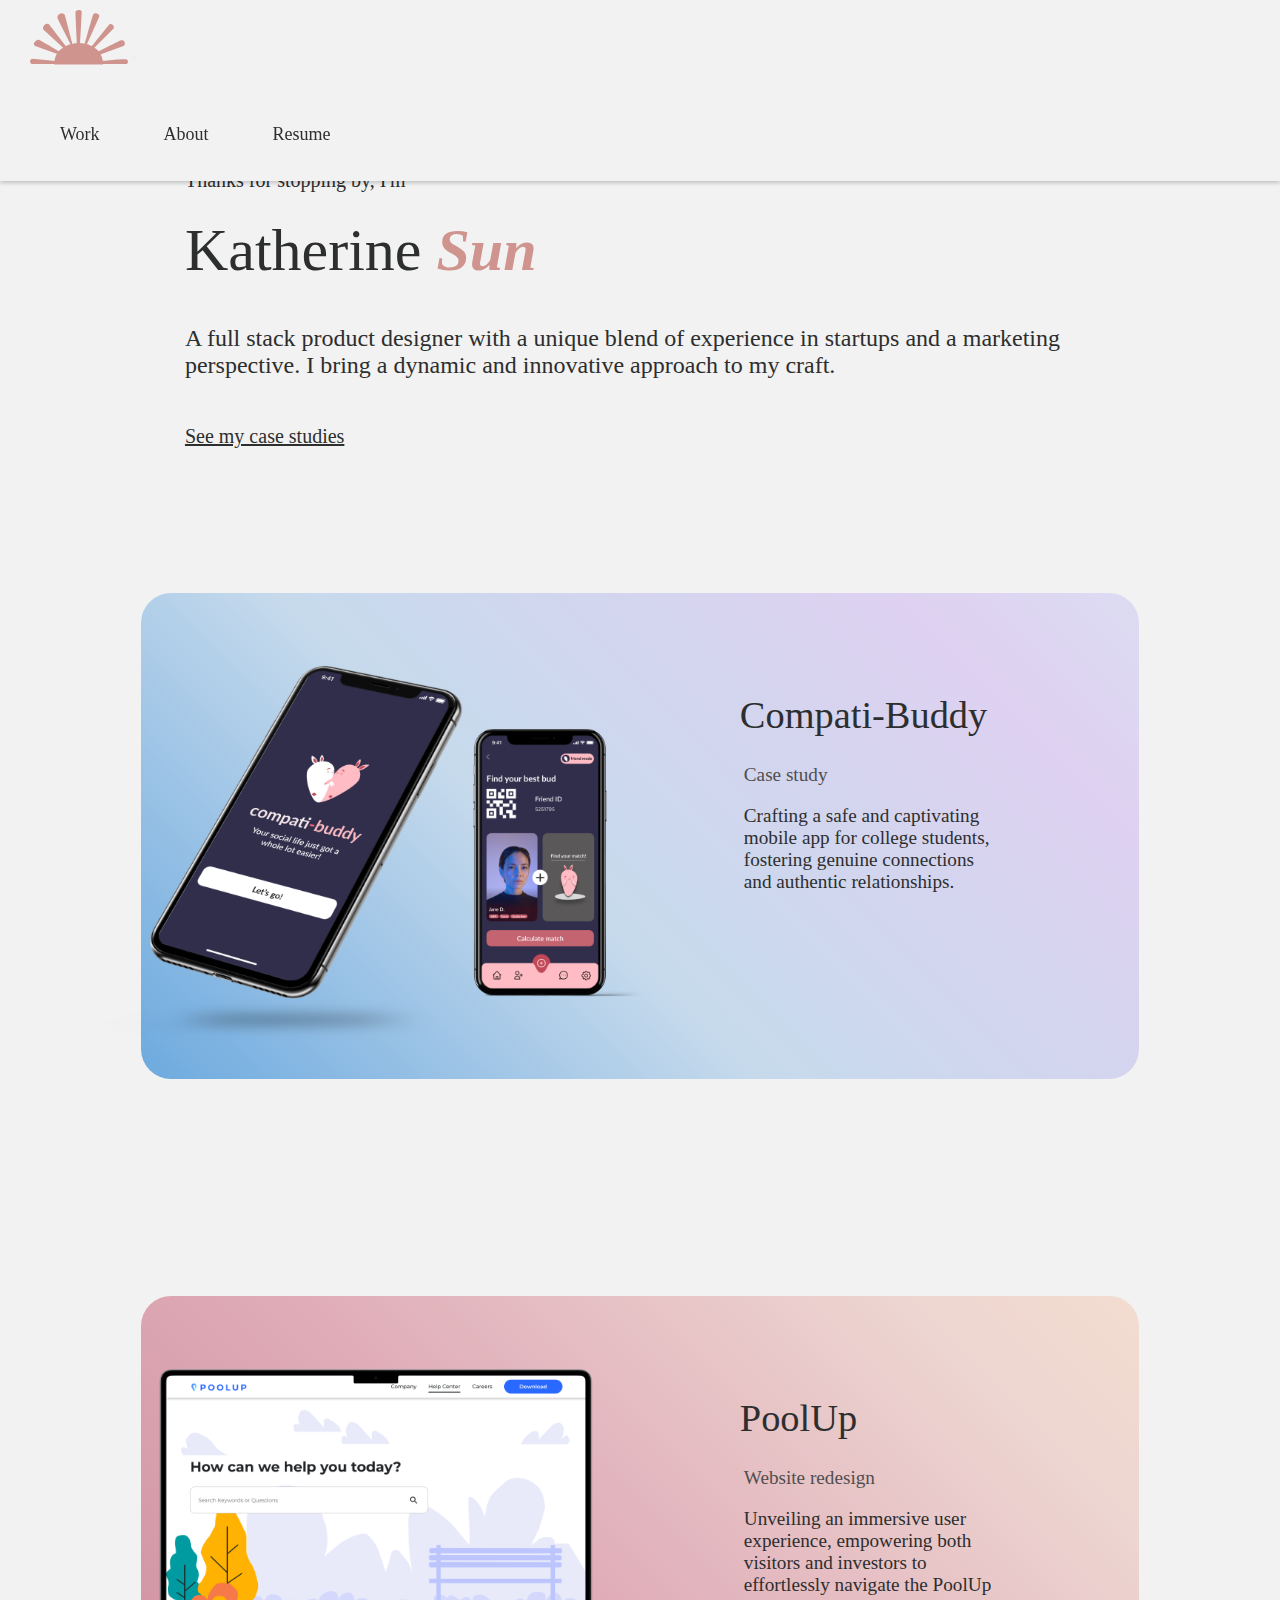
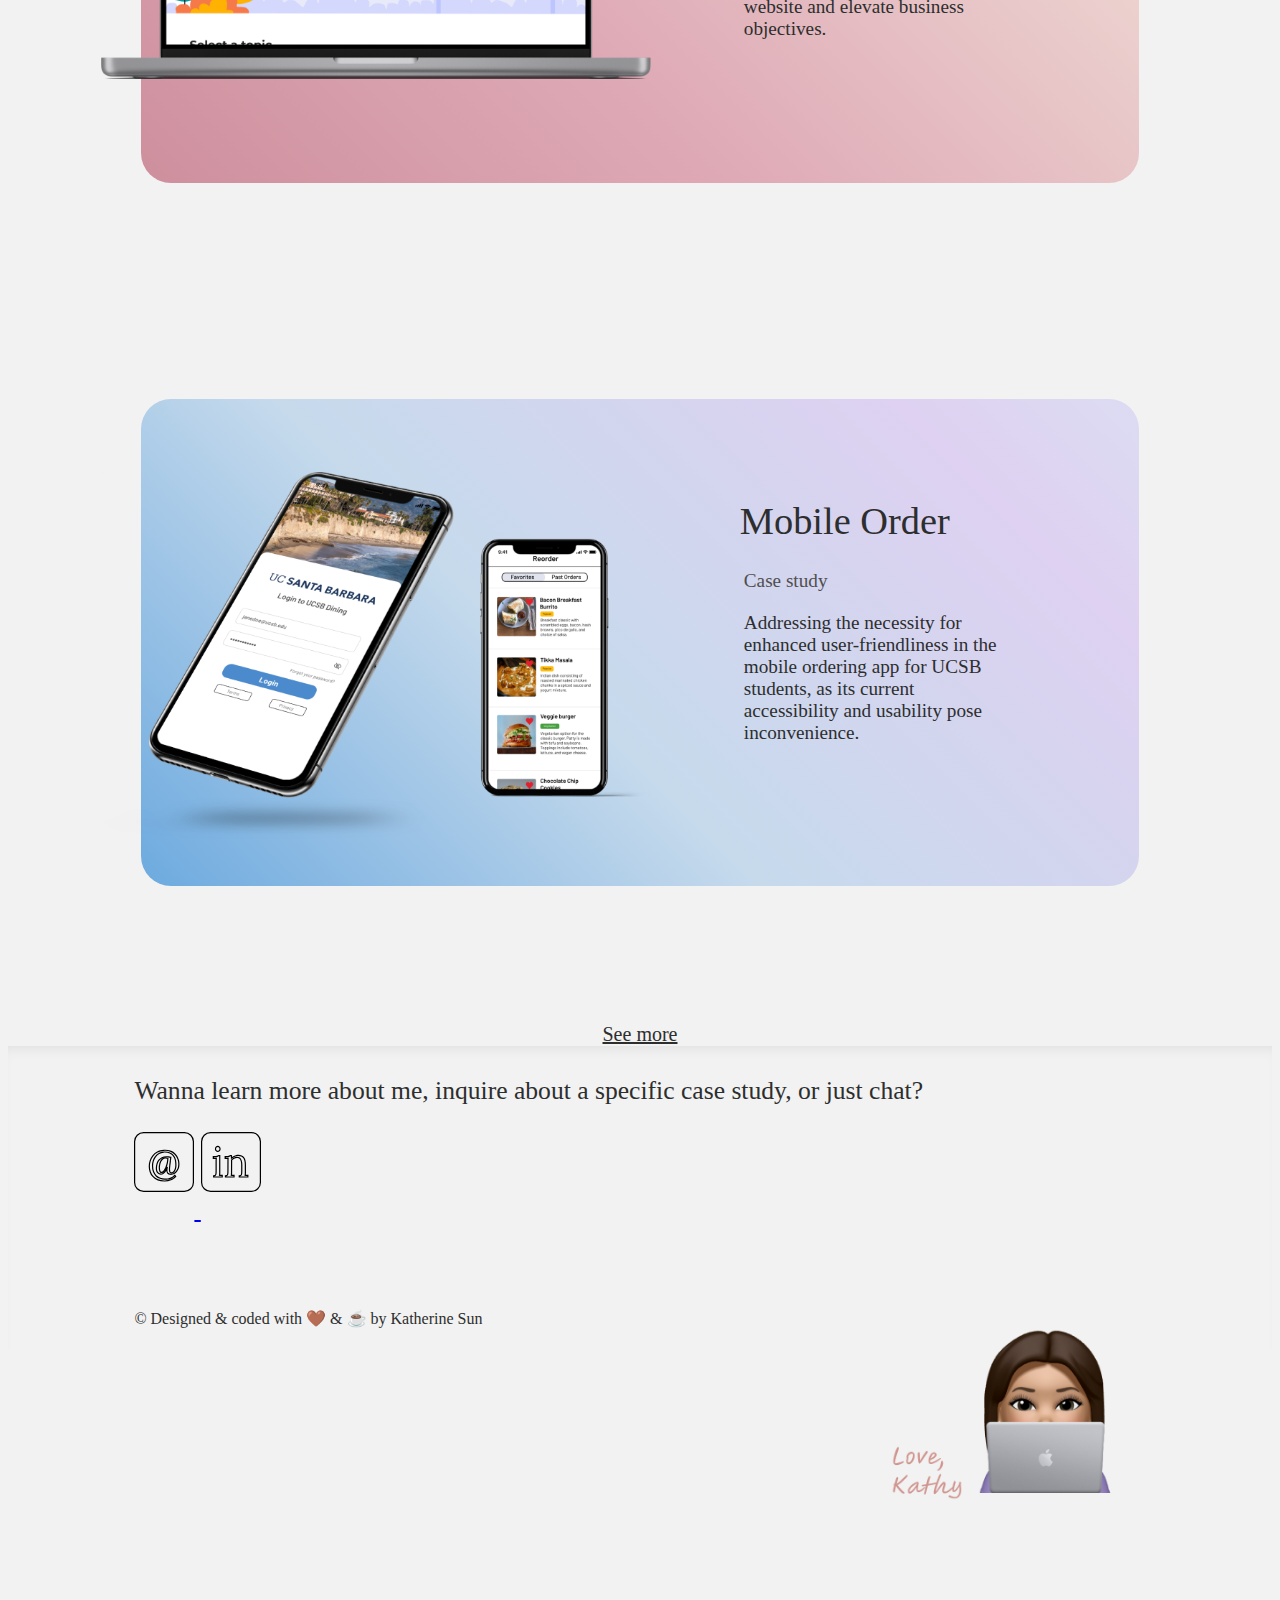
<file: index.html>
<!DOCTYPE html>
<html lang="en">
<head>
    <meta charset="UTF-8">
    <meta name="viewport" content="width=device-width, initial-scale=1.0">
    <title>Katherine Sun's Website</title>
    <link href="https://cdn.jsdelivr.net/npm/bootstrap@5.3.2/dist/css/bootstrap.min.css" rel="stylesheet" integrity="sha384-T3c6CoIi6uLrA9TneNEoa7RxnatzjcDSCmG1MXxSR1GAsXEV/Dwwykc2MPK8M2HN" crossorigin="anonymous">
    <link rel="stylesheet" href="style.css">
    <link rel="icon" type="image/x-icon" href="images/logo.svg">
    <style>
        html {
            scroll-behavior: smooth;
        }
    </style>
</head>

<body>

    <nav class="navbar sticky-top navbar-expand-lg bg-body-tertiary">
        <div class="container-fluid">
            <a class="navbar-brand" href="index.html">
                <img src="images/logo.svg" alt="Logo">
            </a>
            <button class="navbar-toggler" type="button" data-bs-toggle="collapse" data-bs-target="#navbarNav" aria-controls="navbarNav" aria-expanded="false" aria-label="Toggle navigation">
                <span class="navbar-toggler-icon"></span>
            </button>
            <div class="collapse navbar-collapse" id="navbarNav">
                <ul class="navbar-nav ms-auto"> 
                    <li class="nav-item">
                        <a class="nav-link" href="work.html">Work</a>
                    </li>
                    <li class="nav-item">
                        <a class="nav-link" href="about.html">About</a>
                    </li>
                    <li class="nav-item">
                        <a class="nav-link" href="https://drive.google.com/file/d/1kCAIWIn6Rn6pJxAEujtO6OOqD6DXZ7mi/view?usp=sharing" target="_blank">Resume</a>
                    </li>
                </ul>
            </div>
        </div>
    </nav> 

    <div id="header">
        <div class="container">
            <div class="header-text">
                <p>Thanks for stopping by, I'm</p> 
                <h1>Katherine <span>Sun</span> </h1>
                <h2>A full stack product designer with a unique blend of experience in startups and a marketing perspective. I bring a dynamic and innovative approach to my craft.</h2>
                <a href="#body">
                    <a class="enter" href="#body">See my case studies</a>
            </div>
         </div>
    </div>
    
    <div id="body">
        <div class="container2">
            <div class="box mobile-order-buddy css-selector">
                <a href="https://katherinesun.my.canva.site/compatibuddy">
                    <img src="images/Mockup2.png" alt="">
                    <div class="box-text">
                        <a href="https://katherinesun.my.canva.site/compatibuddy">
                            <h3>Compati-Buddy</h3>
                        </a>
                        <p>Case study</p>
                        <p1>Crafting a safe and captivating mobile app for college students, fostering genuine connections and authentic relationships.</p1>
                    </div>
                </a>
            </div>
        </div>        

        <div class="container2">
            <div class="box poolup css-selector">
                <a href="https://katherinesun.my.canva.site/poolup">
                    <img src="images/mockup1.png" alt="">
                </a>
                    <div class="box-text">
                        <a href="https://katherinesun.my.canva.site/poolup" style="color: #2d2e2e;">
                            <h3>PoolUp</h3>
                        </a>
                    <p>Website redesign</p>
                    <p1>Unveiling an immersive user experience, empowering both visitors and investors to effortlessly navigate the PoolUp website and elevate business objectives.</p1>
                    </div>
            </div>
        </div>

        <div class="container2">
            <div class="box mobile-order-buddy css-selector">
                <a href="https://katherinesun.my.canva.site/mobile-order">
                    <img src="images/Mockup3.png" alt="">
                </a>
                    <div class="box-text">
                        <a href="https://katherinesun.my.canva.site/mobile-order">
                            <h3>Mobile Order</h3>
                        </a>
                    <p>Case study</p>
                    <p1>Addressing the necessity for enhanced user-friendliness in the mobile ordering app for UCSB students, as its current accessibility and usability pose inconvenience.</p1>
                    </div>
            </div>
        </div>

        <div class="seemore-container mb-5">
            <a href="work.html" class="seemore">See more</a>
        </div>

    </div>

    <footer class="bg-light py-5 text-left" style="box-shadow: inset 0 10px 15px -10px rgba(0, 0, 0, 0.1);">
        <div class="container">
            <div class="row">
                <div class="col-md-6 text-md-right mt-3 mt-md-0">
                    <p class="mb-4">Wanna learn more about me, inquire about a specific case study, or just chat?</p>
                    <div class="d-flex mb-4">
                        <a href="mailto:katherinesun123@gmail.com" class="mr-3">
                            <img src="images/@.svg" alt="" style="height: 60px; width: 60px;" class="hover-effect">
                        </a>
                        <span class="mx-2"></span>
                        <a href="https://www.linkedin.com/in/katherinejiatansun/">
                            <img src="images/in.svg" alt="" style="height: 60px; width: 60px;" class="hover-effect">
                        </a>
                    </div>
                </div>
                <div class="col-md-6 text-md-right mt-3 mt-md-0">
                    <img src="images/footer.png" alt="" class="footer-image">
                </div>
            </div>
            <div class="row mt-4">
                <div class="col-md-6">
                    <p class="h6" style = "color: #2d2e2e;">© Designed & coded with 🤎 & ☕️ by Katherine Sun</p>
                </div>
            </div>
        </div>
    </footer>    
    

<!-- <footer style="padding: 80px; text-align: left;">
    <div class="footer-content">
        <p3>Wanna learn more about me, <br>inquire about a specific case study, <br>or just chat?</p3>
        <div class="image-container">
            <a href="mailto:katherinesun123@gmail.com">
                <img src="images/@.svg" alt="" style="height: 80px; width: 80px; margin-right: 20px;" class="hover-effect">
            </a>
            <a href="https://www.linkedin.com/in/katherinejiatansun/">
                <img src="images/in.svg" alt="" style="height: 80px; width: 80px; margin-right: 20px;" class="hover-effect">
            </a>
        </div>
        </div>
        <p style="font-size: 20px;">© Designed & coded with 🤎 & ☕️ by Katherine Sun</p>
    <div style="text-align: right;">
        <img src="images/footer.png" alt="" class="footer-image">

    
</footer> -->

    <script src="https://cdn.jsdelivr.net/npm/@popperjs/core@2.11.8/dist/umd/popper.min.js" integrity="sha384-I7E8VVD/ismYTF4hNIPjVp/Zjvgyol6VFvRkX/vR+Vc4jQkC+hVqc2pM8ODewa9r" crossorigin="anonymous"></script>
    <script src="https://cdn.jsdelivr.net/npm/bootstrap@5.3.2/dist/js/bootstrap.min.js" integrity="sha384-BBtl+eGJRgqQAUMxJ7pMwbEyER4l1g+O15P+16Ep7Q9Q+zqX6gSbd85u4mG4QzX+" crossorigin="anonymous"></script>

</body>
</html>
</file>
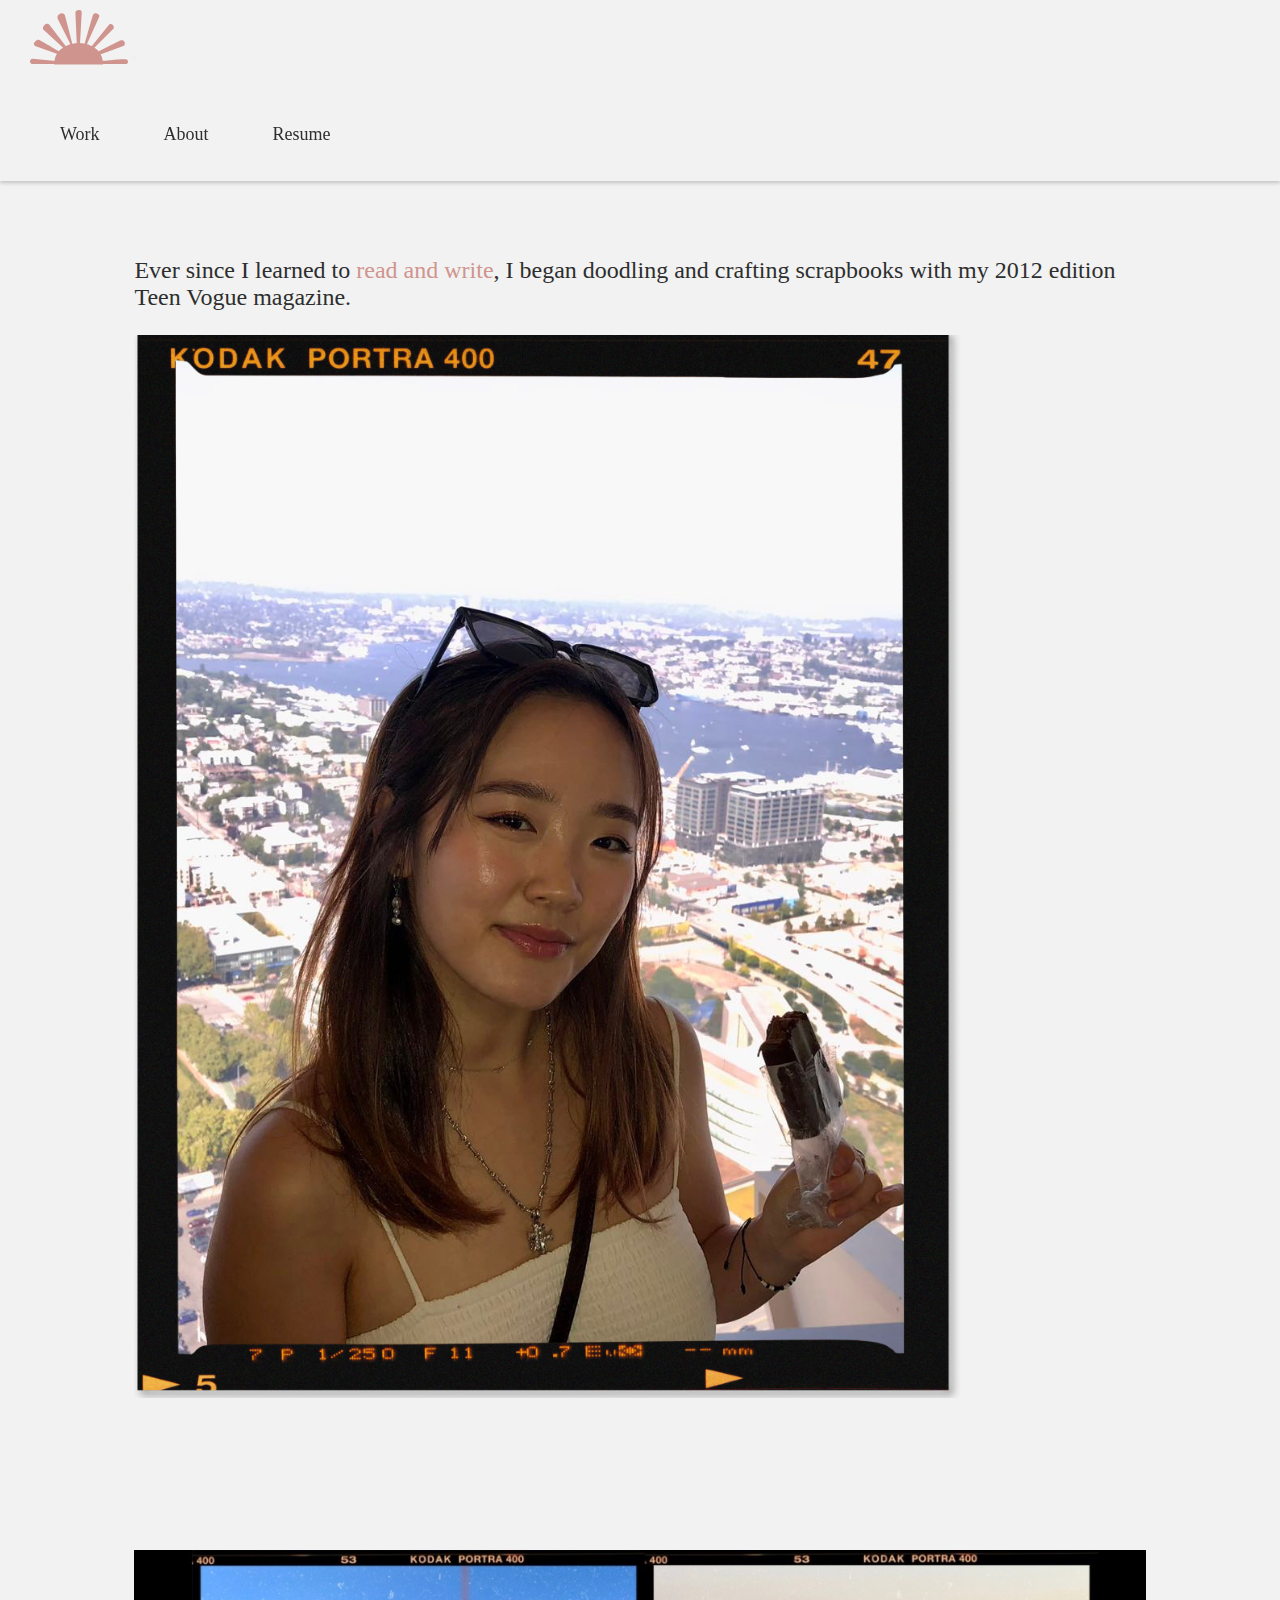
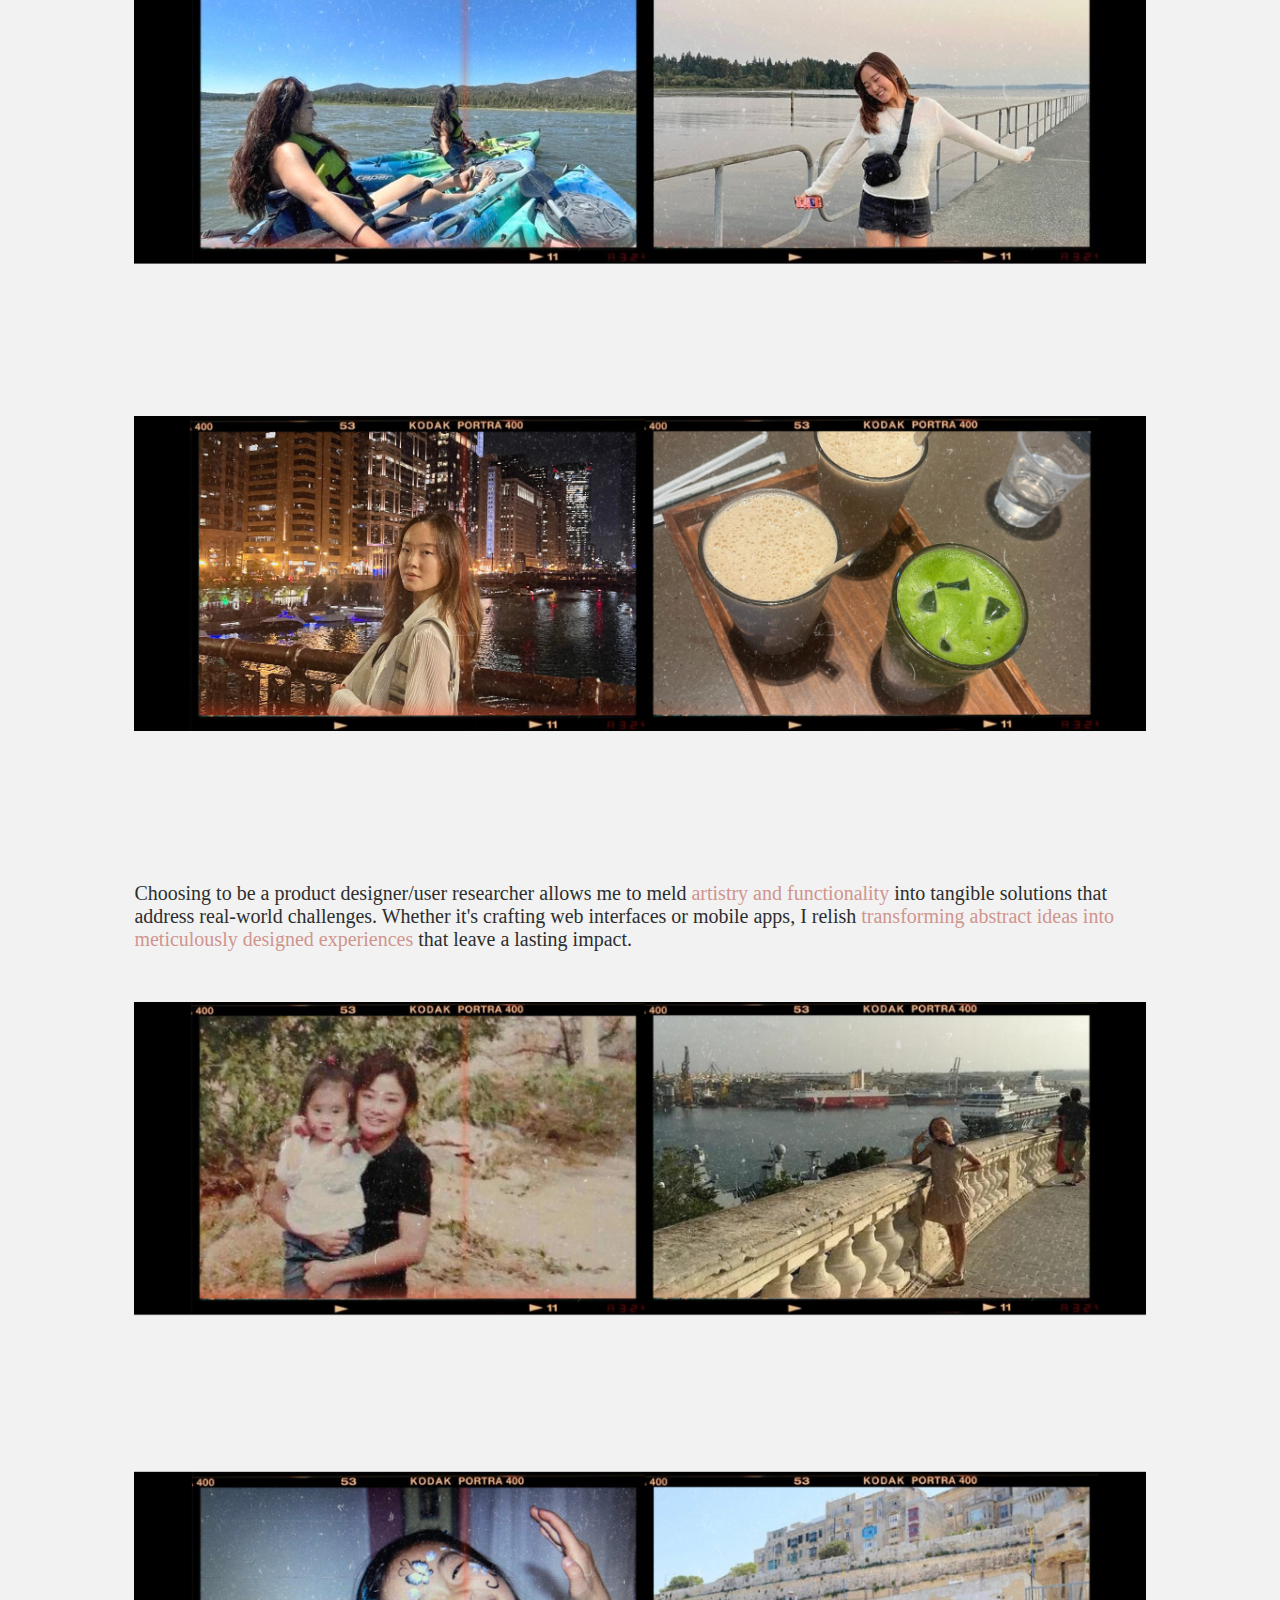
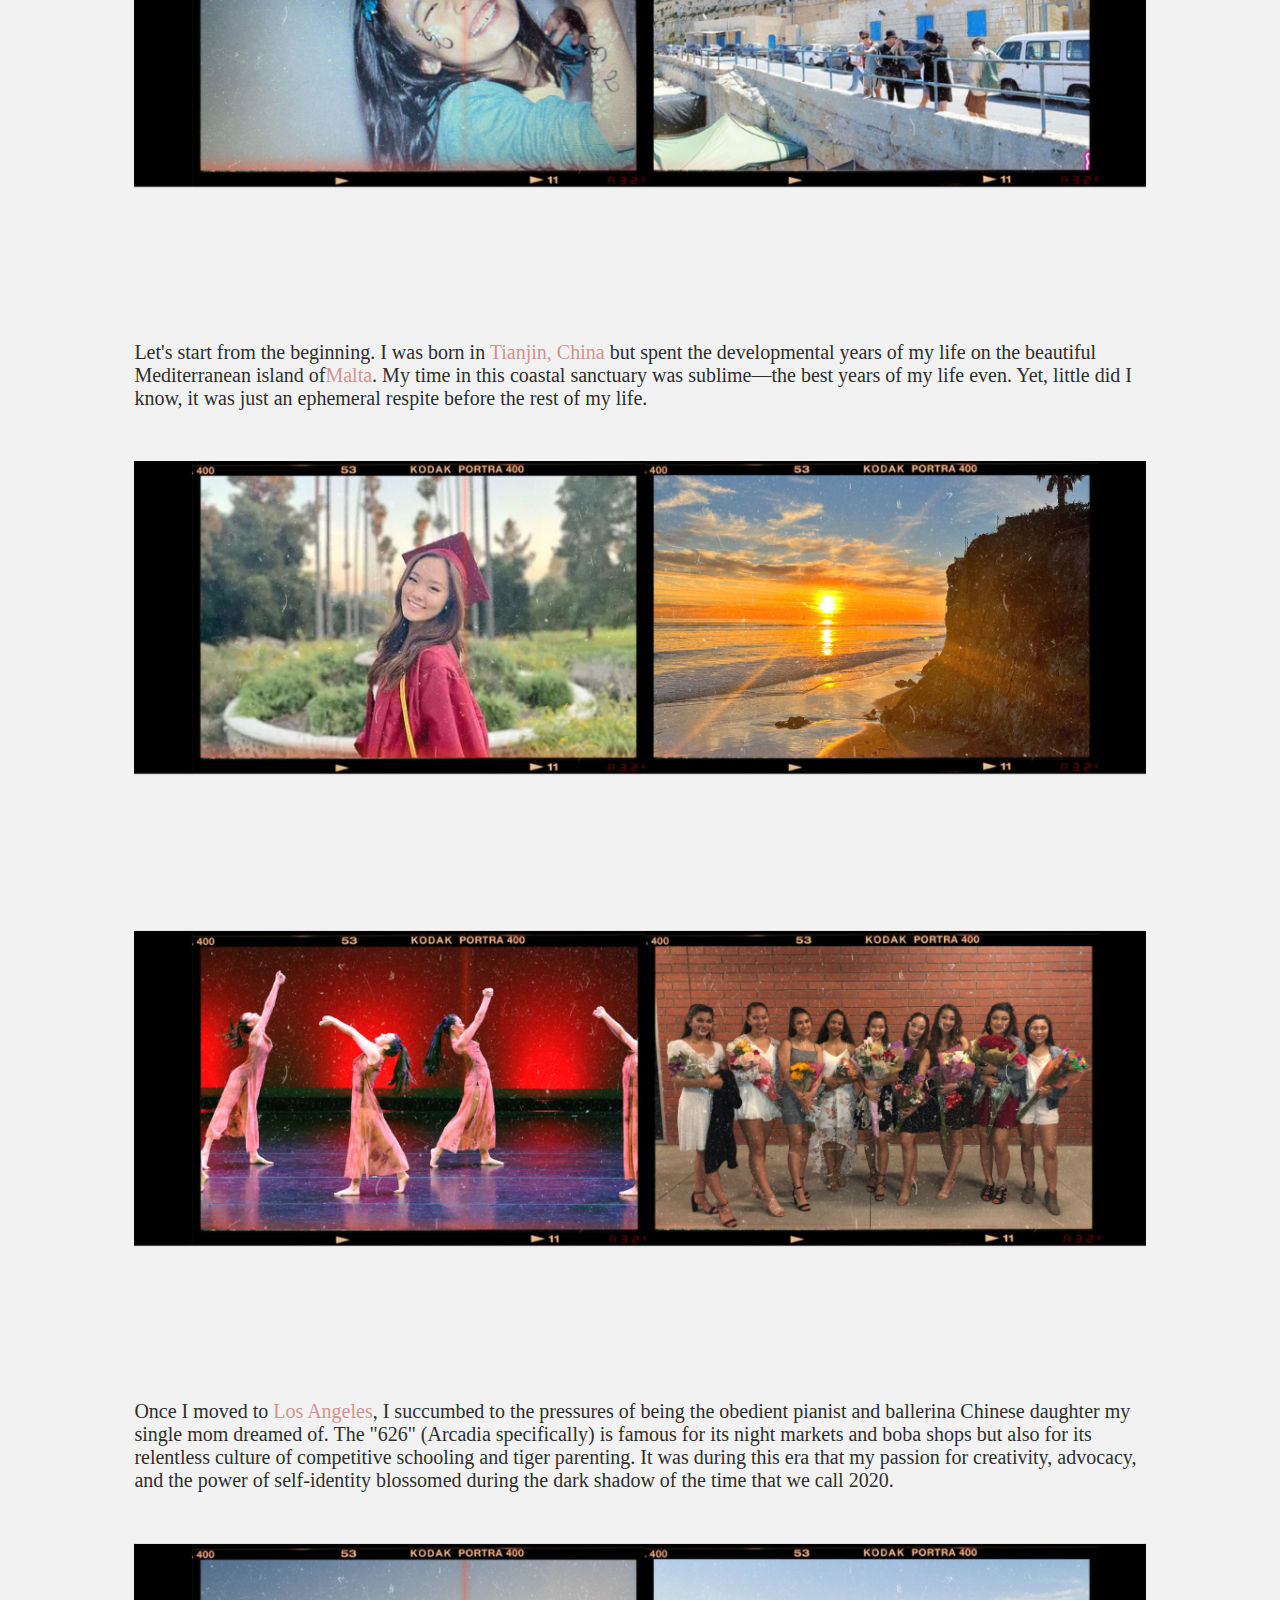
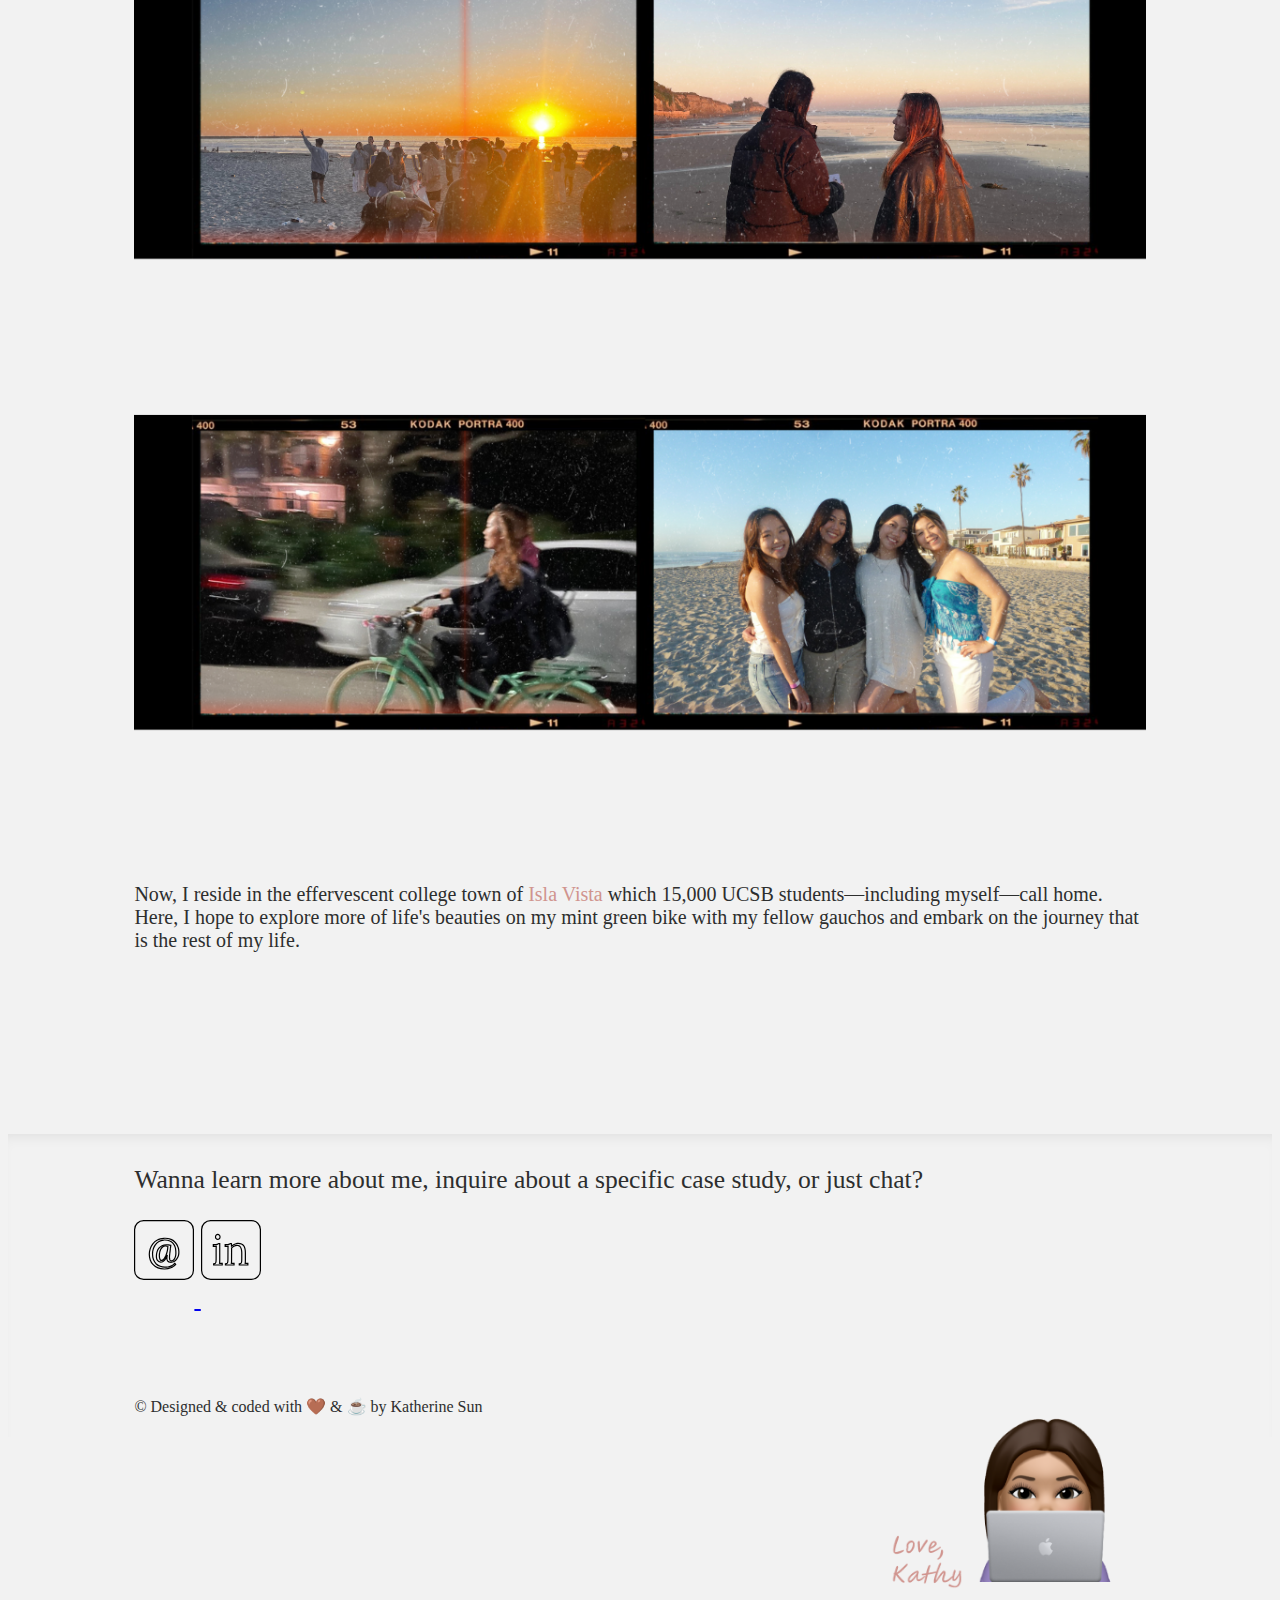
<file: about.html>
<!DOCTYPE html>
<html lang="en">
<head>
    <meta charset="UTF-8">
    <meta name="viewport" content="width=device-width, initial-scale=1.0">
    <title>Katherine Sun's Website</title>
    <link href="https://cdn.jsdelivr.net/npm/bootstrap@5.3.2/dist/css/bootstrap.min.css" rel="stylesheet" integrity="sha384-T3c6CoIi6uLrA9TneNEoa7RxnatzjcDSCmG1MXxSR1GAsXEV/Dwwykc2MPK8M2HN" crossorigin="anonymous">
    <link rel="stylesheet" href="style.css">
    <link rel="icon" type="image/x-icon" href="images/logo.svg">
    <style>
        html {
            scroll-behavior: smooth;
        }
    </style>
</head>
<body>

    <nav class="navbar sticky-top navbar-expand-lg bg-body-tertiary">
        <div class="container-fluid">
            <a class="navbar-brand" href="index.html">
                <img src="images/logo.svg" alt="Logo">
            </a>
            <button class="navbar-toggler" type="button" data-bs-toggle="collapse" data-bs-target="#navbarNav" aria-controls="navbarNav" aria-expanded="false" aria-label="Toggle navigation">
                <span class="navbar-toggler-icon"></span>
            </button>
            <div class="collapse navbar-collapse" id="navbarNav">
                <ul class="navbar-nav ms-auto"> 
                    <li class="nav-item">
                        <a class="nav-link" href="work.html">Work</a>
                    </li>
                    <li class="nav-item">
                        <a class="nav-link" href="about.html">About</a>
                    </li>
                    <li class="nav-item">
                        <a class="nav-link" href="https://drive.google.com/file/d/1kCAIWIn6Rn6pJxAEujtO6OOqD6DXZ7mi/view?usp=sharing" target="_blank">Resume</a>
                    </li>
                </ul>
            </div>
        </div>
    </nav> 

    <section class="section about-section gray-bg" id="about">
        <div class="container">
            <div class="row align-items-center flex-row-reverse">
                <div class="col-lg-6">
                    <div class="about-text go-to">
                        <h3 class="dark-color">About me</h3>
                        <p>Ever since I learned to <mark>read and write</mark>, I began doodling and crafting scrapbooks with my 2012 edition Teen Vogue magazine.</p>
                    </div>
                </div>
                <div class="col-lg-6">
                    <div class="about">
                        <img src="images/aboutpic.png " title="" alt="">
                    </div>
                </div>
                <div class="col-lg-6">
                    <div class="about-avatar">
                        <img src="images/film1.png " title="" alt="">
                    </div>
                </div>
                <div class="col-lg-6">
                    <div class="about-avatar">
                        <img src="images/film2.png " title="" alt="">
                    </div>
                </div>
                <div class="col-lg-12">
                    <div class="about-text2 go-to">
                        <p>Choosing to be a product designer/user researcher allows me to meld <mark>artistry and functionality</mark> into tangible solutions that address real-world challenges. Whether it's crafting web interfaces or mobile apps, I relish<mark> transforming abstract ideas into meticulously designed experiences</mark> that leave a lasting impact.</p>
                    </div>
                </div>
                <div class="col-lg-6">
                    <div class="about-avatar">
                        <img src="images/film3.png " title="" alt="">
                    </div>
                </div>
                <div class="col-lg-6">
                    <div class="about-avatar">
                        <img src="images/film4.png " title="" alt="">
                    </div>
                </div>
                <div class="col-lg-12">
                    <div class="about-text2 go-to">
                        <p>Let's start from the beginning. I was born in <mark>Tianjin, China</mark> but spent the developmental years of my life on the beautiful Mediterranean island of<mark>Malta</mark>. My time in this coastal sanctuary was sublime—the best years of my life even. Yet, little did I know, it was just an ephemeral respite before the rest of my life.</p>
                    </div>
                </div>
                <div class="col-lg-6">
                    <div class="about-avatar">
                        <img src="images/film5.png " title="" alt="">
                    </div>
                </div>
                <div class="col-lg-6">
                    <div class="about-avatar">
                        <img src="images/film6.png " title="" alt="">
                    </div>
                </div>
                <div class="col-lg-12">
                    <div class="about-text2 go-to">
                        <p>Once I moved to <mark>Los Angeles</mark>, I succumbed to the pressures of being the obedient pianist and ballerina Chinese daughter my single mom dreamed of. The "626" (Arcadia specifically) is famous for its night markets and boba shops but also for its relentless culture of competitive schooling and tiger parenting. It was during this era that my passion for creativity, advocacy, and the power of self-identity blossomed during the dark shadow of the time that we call 2020.</p>
                    </div>
                </div>
                <div class="col-lg-6">
                    <div class="about-avatar">
                        <img src="images/film7.png " title="" alt="">
                    </div>
                </div>
                <div class="col-lg-6">
                    <div class="about-avatar">
                        <img src="images/film8.png " title="" alt="">
                    </div>
                </div>
                <div class="col-lg-12">
                    <div class="about-text2 go-to">
                        <p>Now, I reside in the effervescent college town of <mark>Isla Vista</mark> which 15,000 UCSB students—including myself—call home. Here, I hope to explore more of life's beauties on my mint green bike with my fellow gauchos and embark on the journey that is the rest of my life.</p>
                    </p>
                    </div>
                </div>
                
            </div>
        </div>
    </section>
    
    <!-- <div id="content-wrapper" style="padding-left: 80px; padding-right: 80px;">
        <div id="aboutheader">
            <img src="images/about 1.jpg" alt="">
        </div>
        <div id="aboutbody">

            <div class="content-row">

                <div class="content-col">
                    <img src="images/Body1.png" alt="On rotation - Music">
                </div>

            <div class="content-row">

                <div class="content-col">
                    <img src="images/Body3.png" alt="Flippin the pages - Books">
                </div>

                <div class="content-col">
                    <h1>Flippin the pages</h1>
                    <p>📖  Gone Girl<br>
                        📖  The Silent Patient<br>
                        📖  A Year of Rest & Relaxation<br>
                        📖  Sharp Objects<br>
                        📖  Lapvona</p>
                </div>
            </div>

            <div class="content-row">

                <div class="content-col">
                    <img src="images/Body4.png" alt="Flippin the pages - Books">
                </div>

                <div class="content-col">
                    <p>Taurus ☀ Virgo ⬆️ Aries 🌙<br>
                        MBTI: ESFJ <br>
                        Enneagram: 3w4<br>
                        Chinese zodiac: Ram 羊</p>
                </div>
            </div> -->

        </div>           
        <footer class="bg-light py-5 text-left" style="box-shadow: inset 0 10px 15px -10px rgba(0, 0, 0, 0.1);">
            <div class="container">
                <div class="row">
                    <div class="col-md-6">
                        <p class="h3 mb-4">Wanna learn more about me, inquire about a specific case study, or just chat?</p>
                        <div class="d-flex mb-4 margin-top-5">
                            <a href="mailto:katherinesun123@gmail.com" class="mr-3">
                                <img src="images/@.svg" alt="" style="height: 60px; width: 60px;" class="hover-effect">
                            </a>
                            <span class="mx-2"></span>
                            <a href="https://www.linkedin.com/in/katherinejiatansun/">
                                <img src="images/in.svg" alt="" style="height: 60px; width: 60px;" class="hover-effect">
                            </a>
                        </div>
                    </div>
                    <div class="col-md-6 text-md-right mt-3 mt-md-0">
                        <img src="images/footer.png" alt="" class="footer-image">
                    </div>
                </div>
                <div class="row mt-4">
                    <div class="col-md-6">
                        <p class="h6" style = "color: #2d2e2e;">© Designed & coded with 🤎 & ☕️ by Katherine Sun</p>
                    </div>
                </div>
            </div>
        </footer>    
    
        <script src="https://cdn.jsdelivr.net/npm/@popperjs/core@2.11.8/dist/umd/popper.min.js" integrity="sha384-I7E8VVD/ismYTF4hNIPjVp/Zjvgyol6VFvRkX/vR+Vc4jQkC+hVqc2pM8ODewa9r" crossorigin="anonymous"></script>
        <script src="https://cdn.jsdelivr.net/npm/bootstrap@5.3.2/dist/js/bootstrap.min.js" integrity="sha384-BBtl+eGJRgqQAUMxJ7pMwbEyER4l1g+O15P+16Ep7Q9Q+zqX6gSbd85u4mG4QzX+" crossorigin="anonymous"></script>
        
    </body> 

</html>
</file>
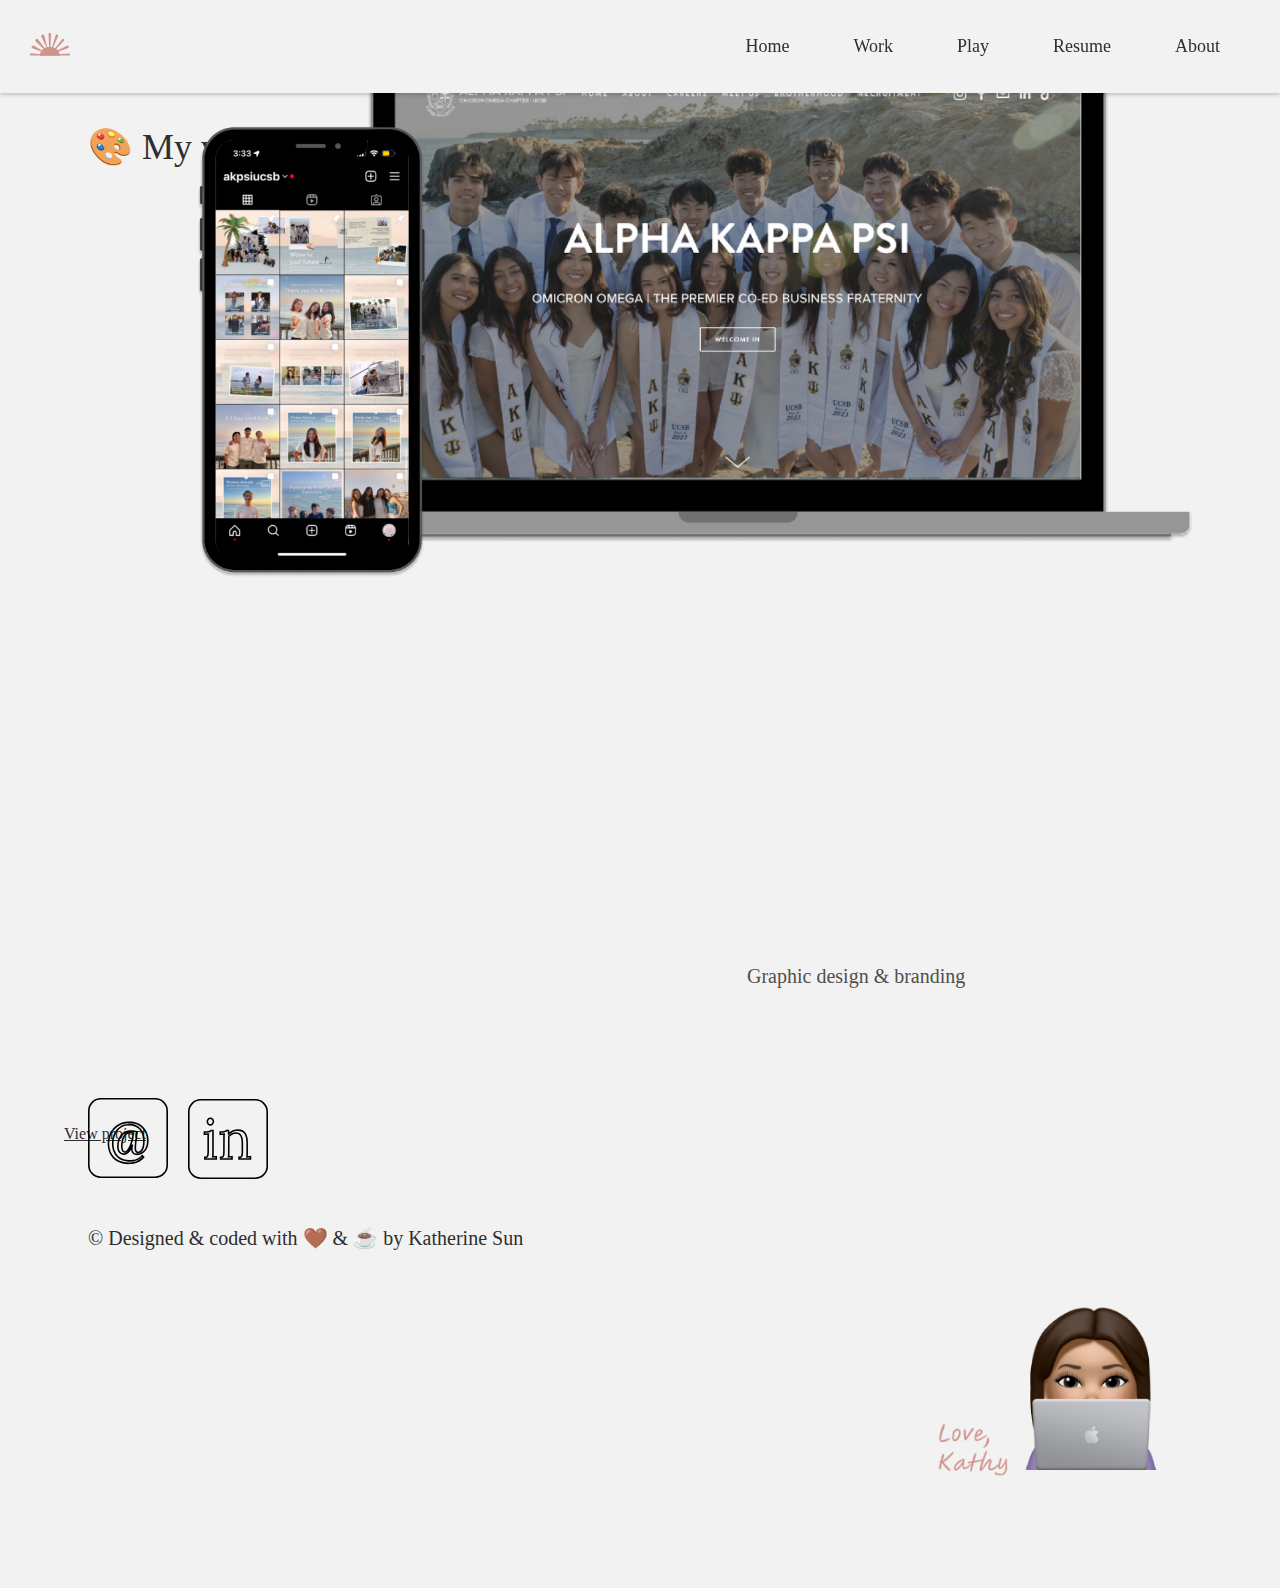
<file: play.html>
<!DOCTYPE html>
<html lang="en">
<head>
    <meta charset="UTF-8">
    <meta http-equiv="X-UA-Compatible" content="IE=edge">
    <meta name="viewport" content="width=device-width, initial-scale=1.0">
    <title>Katherine Sun Portfolio</title>
    <link rel="stylesheet" href="style.css">
    <link rel="icon" type="image/x-icon" href="images/logo.svg">
    <style>
        html {
            scroll-behavior: smooth; /* Apply smooth scrolling to all internal anchor links */
        }
    </style>
</head>
<body>
    <nav>
        <a href="index.html">
            <img src="images/logo.svg" class="logo">
        </a>
        <ul>
            <li><a class="nav-link" href="index.html">Home</a></li>
            <li><a class="nav-link" href="work.html">Work</a></li>
            <li><a class="nav-link" href="play.html">Play</a></li>
            <li><a class="nav-link" href="https://drive.google.com/file/d/1BGwER81knQPl5fzBwAMmkKfd-e3HKZxF/view?usp=sharing">Resume</a></li>
            <li><a class="nav-link" href="about.html">About</a></li>
        </ul>
    </nav>

    <div id="title">
        <h1> 🎨 My visual design works</h1>
    </div>

    <div id="body">
        <div class="container2">
            <div class="box1">
                <img src="images/akpsi.png" alt="">
                    <div class="box-text1">
                    <h3>Alpha Kappa Psi</h3>
                    <br>
                    <p>Graphic design & branding</p>
                    <br>
                    <p1>Spearheading all design and marketing efforts to prepare and host for bi-annual recruitment.</p1>
                    </div>
                    <br>
                    <a href="https://katherinesun.my.canva.site/akpsi" style="color: #2d2e2e;">
                        <button2>View project</button2>
                    </a>
            </div>
        </div>
    </div>
</body>
<footer style="padding: 80px; text-align: left;">
    <div class="footer-content">
        <p3>Wanna learn more about me, <br>inquire about a specific case study, <br>or just chat?</p3>
        <div class="image-container">
            <a href="mailto:katherinesun123@gmail.com">
                <img src="images/@.svg" alt="" style="height: 80px; width: 80px; margin-right: 20px;">
            </a>
            <a href="https://www.linkedin.com/in/katherinejiatansun/">
                <img src="images/in.svg" alt="" style="height: 80px; width: 80px;">
            </a>
        </div>
        </div>
        <br>
        <p style="font-size: 20px; color: #2d2e2e;">© Designed & coded with 🤎 & ☕️ by Katherine Sun</p>
    <div style="text-align: right;">
        <img src="images/footer.png" alt="" class="footer-image">
</footer>
</html>
</file>
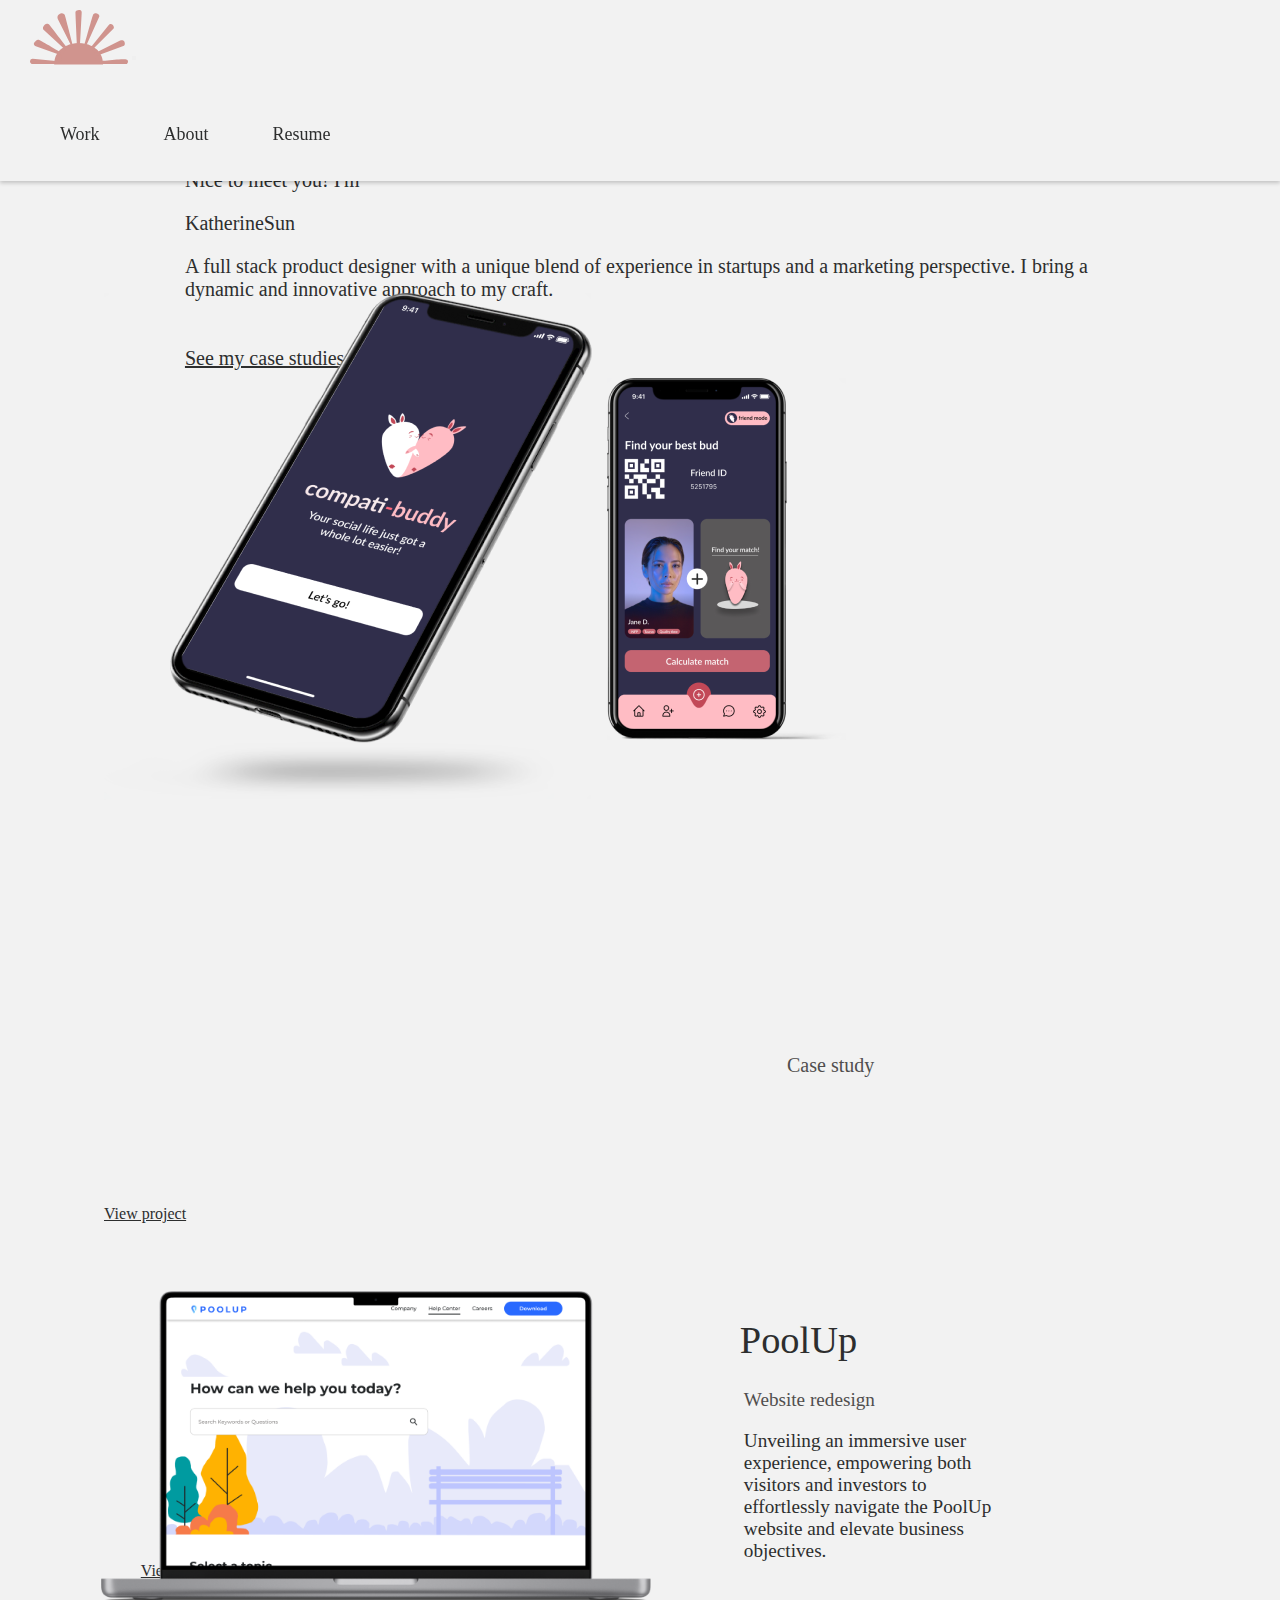
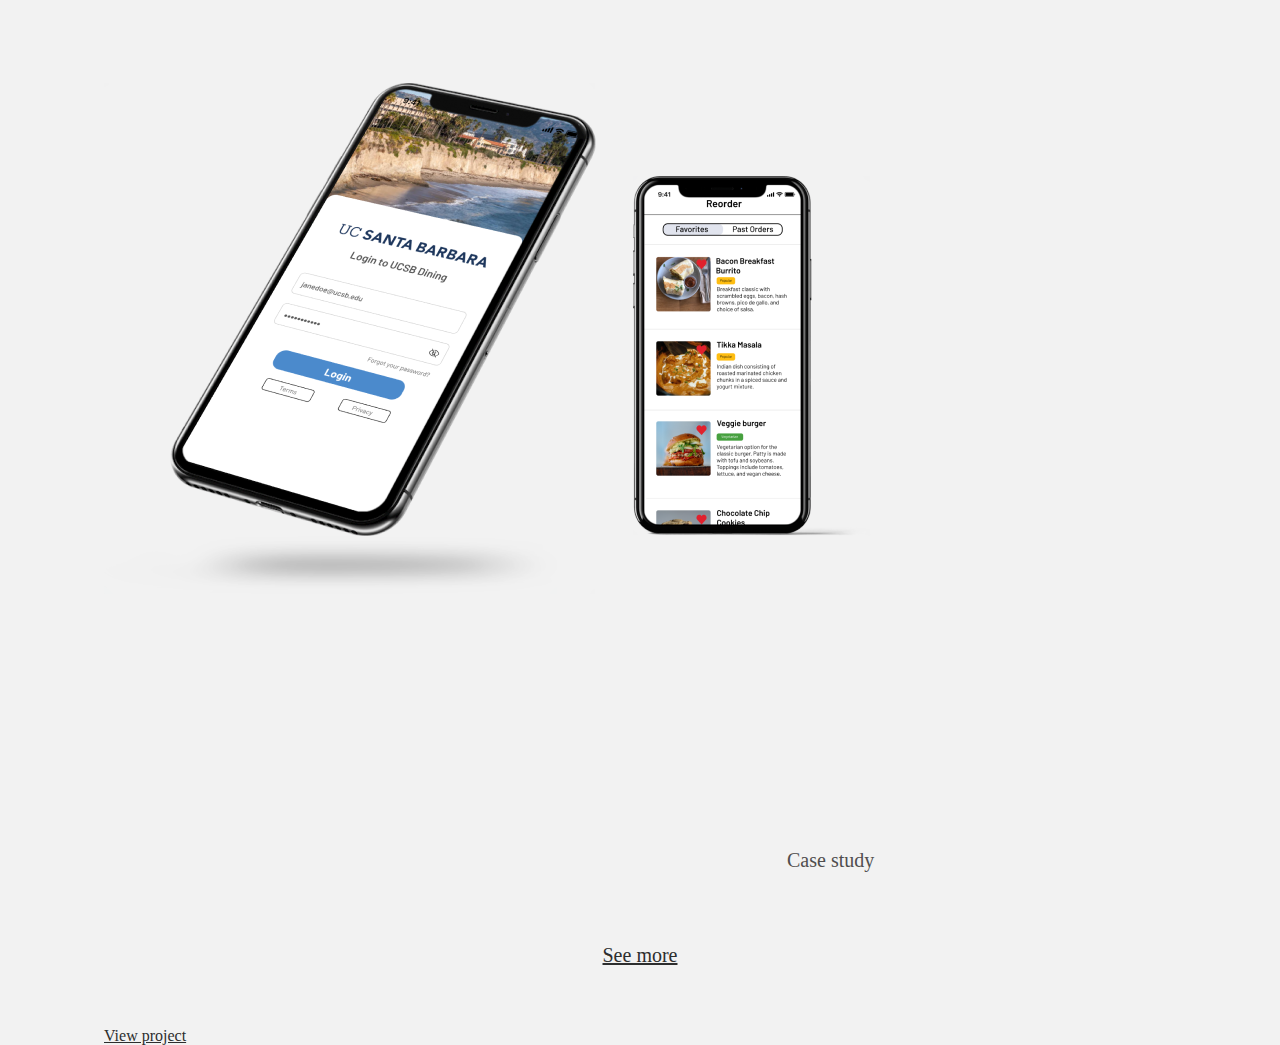
<file: test.html>
<!DOCTYPE html>
<html lang="en">
<head>
    <meta charset="UTF-8">
    <meta name="viewport" content="width=device-width, initial-scale=1.0">
    <title>Katherine Sun's Website</title>
    <link href="https://cdn.jsdelivr.net/npm/bootstrap@5.3.2/dist/css/bootstrap.min.css" rel="stylesheet" integrity="sha384-T3c6CoIi6uLrA9TneNEoa7RxnatzjcDSCmG1MXxSR1GAsXEV/Dwwykc2MPK8M2HN" crossorigin="anonymous">
    <link rel="stylesheet" href="style.css">
    <link rel="icon" type="image/x-icon" href="images/logo.svg">
</head>
<body>

    <nav class="navbar navbar-expand-lg bg-body-tertiary">
        <div class="container-fluid">
            <a class="navbar-brand" href="index.html">
                <img src="images/logo.svg" alt="Logo">
            </a>
            <button class="navbar-toggler" type="button" data-bs-toggle="collapse" data-bs-target="#navbarNav" aria-controls="navbarNav" aria-expanded="false" aria-label="Toggle navigation">
                <span class="navbar-toggler-icon"></span>
            </button>
            <div class="collapse navbar-collapse" id="navbarNav">
                <ul class="navbar-nav ms-auto"> <!-- Add ms-auto here -->
                    <li class="nav-item">
                        <a class="nav-link active" aria-current="page" href="work.html">Work</a>
                    </li>
                    <li class="nav-item">
                        <a class="nav-link" href="about.html">About</a>
                    </li>
                    <li class="nav-item">
                        <a class="nav-link" href="https://drive.google.com/file/d/1BGwER81knQPl5fzBwAMmkKfd-e3HKZxF/view?usp=sharing" target="_blank">Resume</a>
                    </li>
                </ul>
            </div>
        </div>
    </nav> 
    
    <div id="header" class="bg-primary text-white py-5">
        <div class="container">
            <div class="header-text text-center">
                <p>Nice to meet you! I'm</p>
                <p class="h1">Katherine<span>Sun</span></p>
                <p class="h2">A full stack product designer with a unique blend of experience in startups and a marketing perspective. I bring a dynamic and innovative approach to my craft.</p>
                <a class="btn btn-outline-light btn-lg enter" href="#body">See my case studies</a>
            </div>
        </div>
    </div>
    
    <div id="body">
        <div class="container2">
            <div class="box1">
                <img src="images/Mockup2.png" alt="">
                    <div class="box-text1">
                    <h3>Compati-Buddy</h3>
                    <p>Case study</p>
                    <p1>Crafting a safe and captivating mobile app for college students, fostering genuine connections and authentic relationships.</p1>
                    </div>
                    <a href="https://katherinesun.my.canva.site/compatibuddy" style="color: #2d2e2e;">
                        <button1>View project</button1>
                    </a>
            </div>
        </div>
    
        <div class="container2">
            <div class="box">
                <img src="images/mockup1.png" alt="">
                    <div class="box-text">
                    <h3>PoolUp</h3>
                    <p>Website redesign</p>
                    <p1>Unveiling an immersive user experience, empowering both visitors and investors to effortlessly navigate the PoolUp website and elevate business objectives.</p1>
                    </div>
                    <a href="https://katherinesun.my.canva.site/poolup" style="color: #2d2e2e;">
                        <button1>View project</button1>
                    </a>
            </div>
        </div>
    
        <div class="container2">
            <div class="box2">
                <img src="images/Mockup3.png" alt="">
                    <div class="box-text1">
                    <h3>Mobile Order</h3>
                    <p>Case study</p>
                    <p1>Addressing the necessity for enhanced user-friendliness in the mobile ordering app for UCSB students, as its current accessibility and usability pose inconvenience.</p1>
                    </div>
                    <a href="https://katherinesun.my.canva.site/mobile-order" style="color: #2d2e2e;">
                        <button1>View project</button1>
                    </a>
            </div>
        </div>
    
        <div class="seemore-container">
            <a href="work.html">
             <a class="seemore"href="work.html">See more</a>
        </div>
        
    </div>
    
    <script src="https://cdn.jsdelivr.net/npm/@popperjs/core@2.11.8/dist/umd/popper.min.js" integrity="sha384-I7E8VVD/ismYTF4hNIPjVp/Zjvgyol6VFvRkX/vR+Vc4jQkC+hVqc2pM8ODewa9r" crossorigin="anonymous"></script>
    <script src="https://cdn.jsdelivr.net/npm/bootstrap@5.3.2/dist/js/bootstrap.min.js" integrity="sha384-BBtl+eGJRgqQAUMxJ7pMwbEyER4l1g+O15P+16Ep7Q9Q+zqX6gSbd85u4mG4QzX+" crossorigin="anonymous"></script>
</body>
</html>
</file>
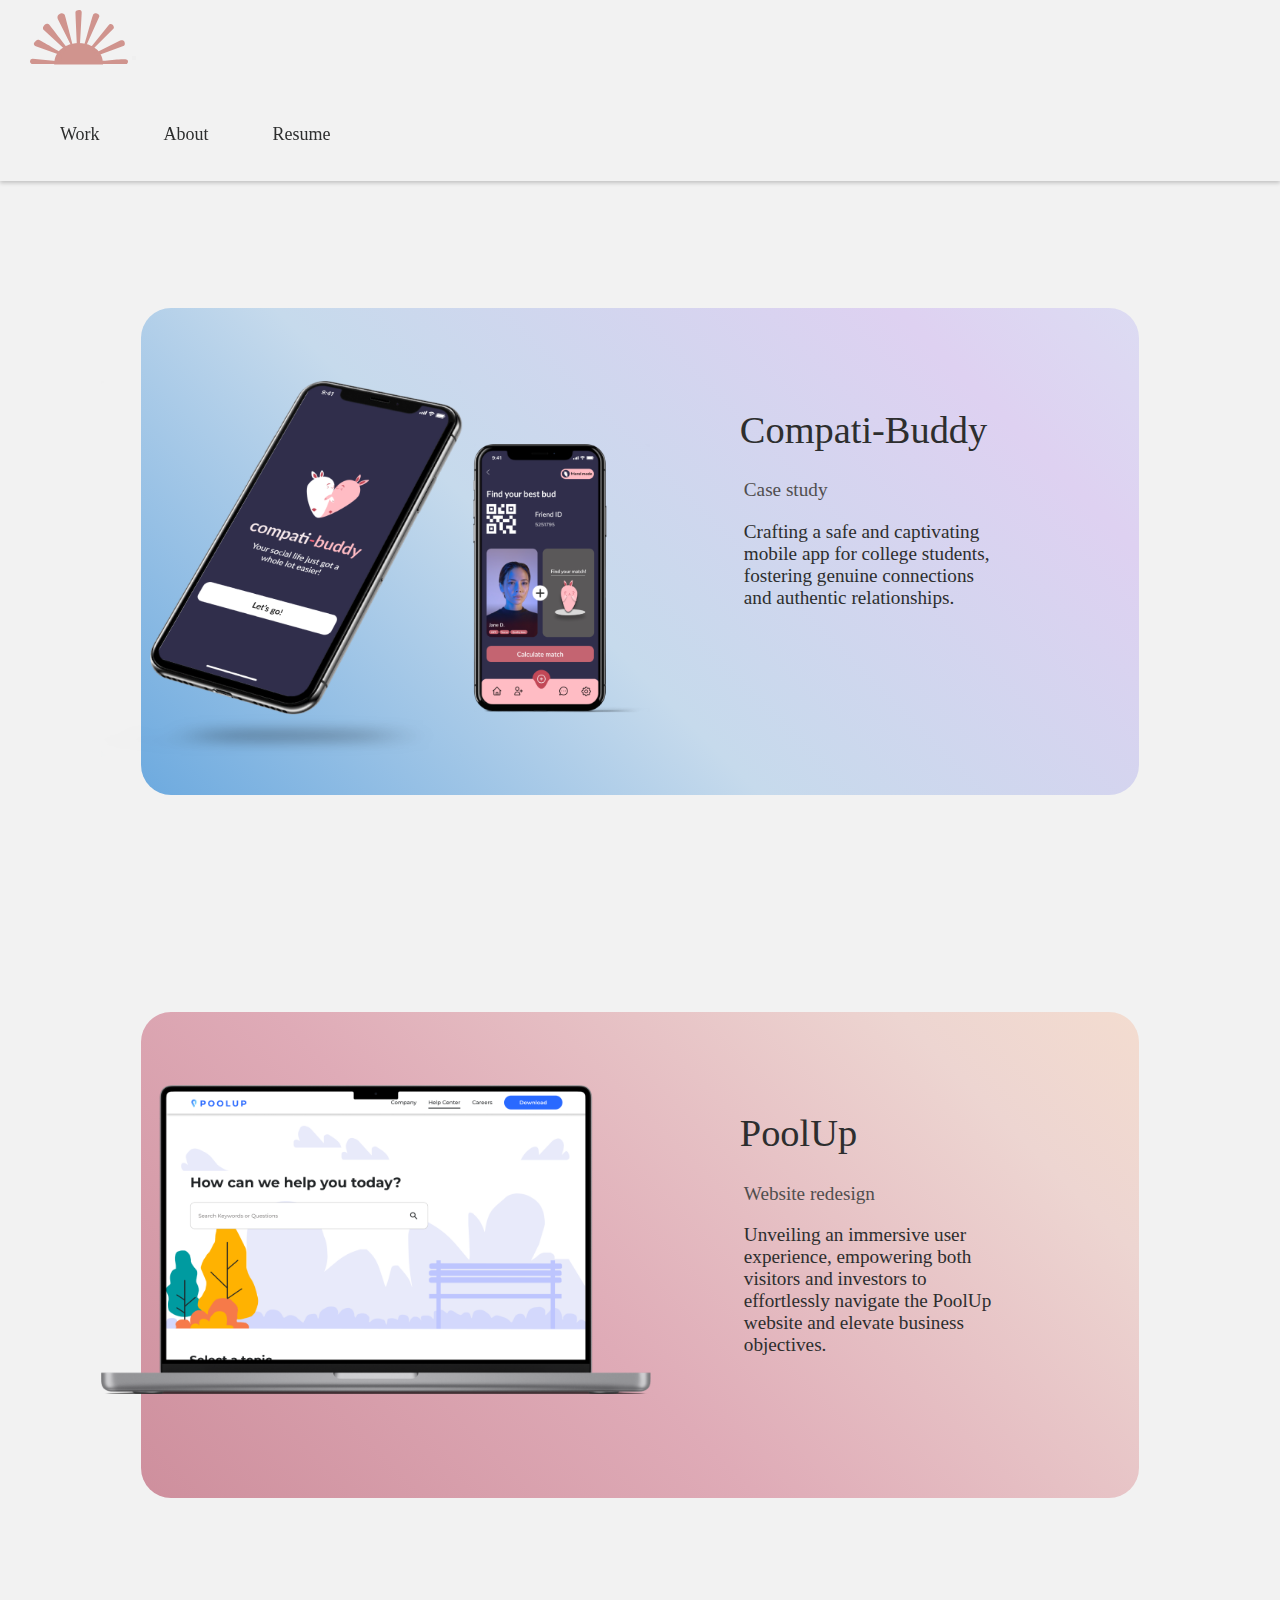
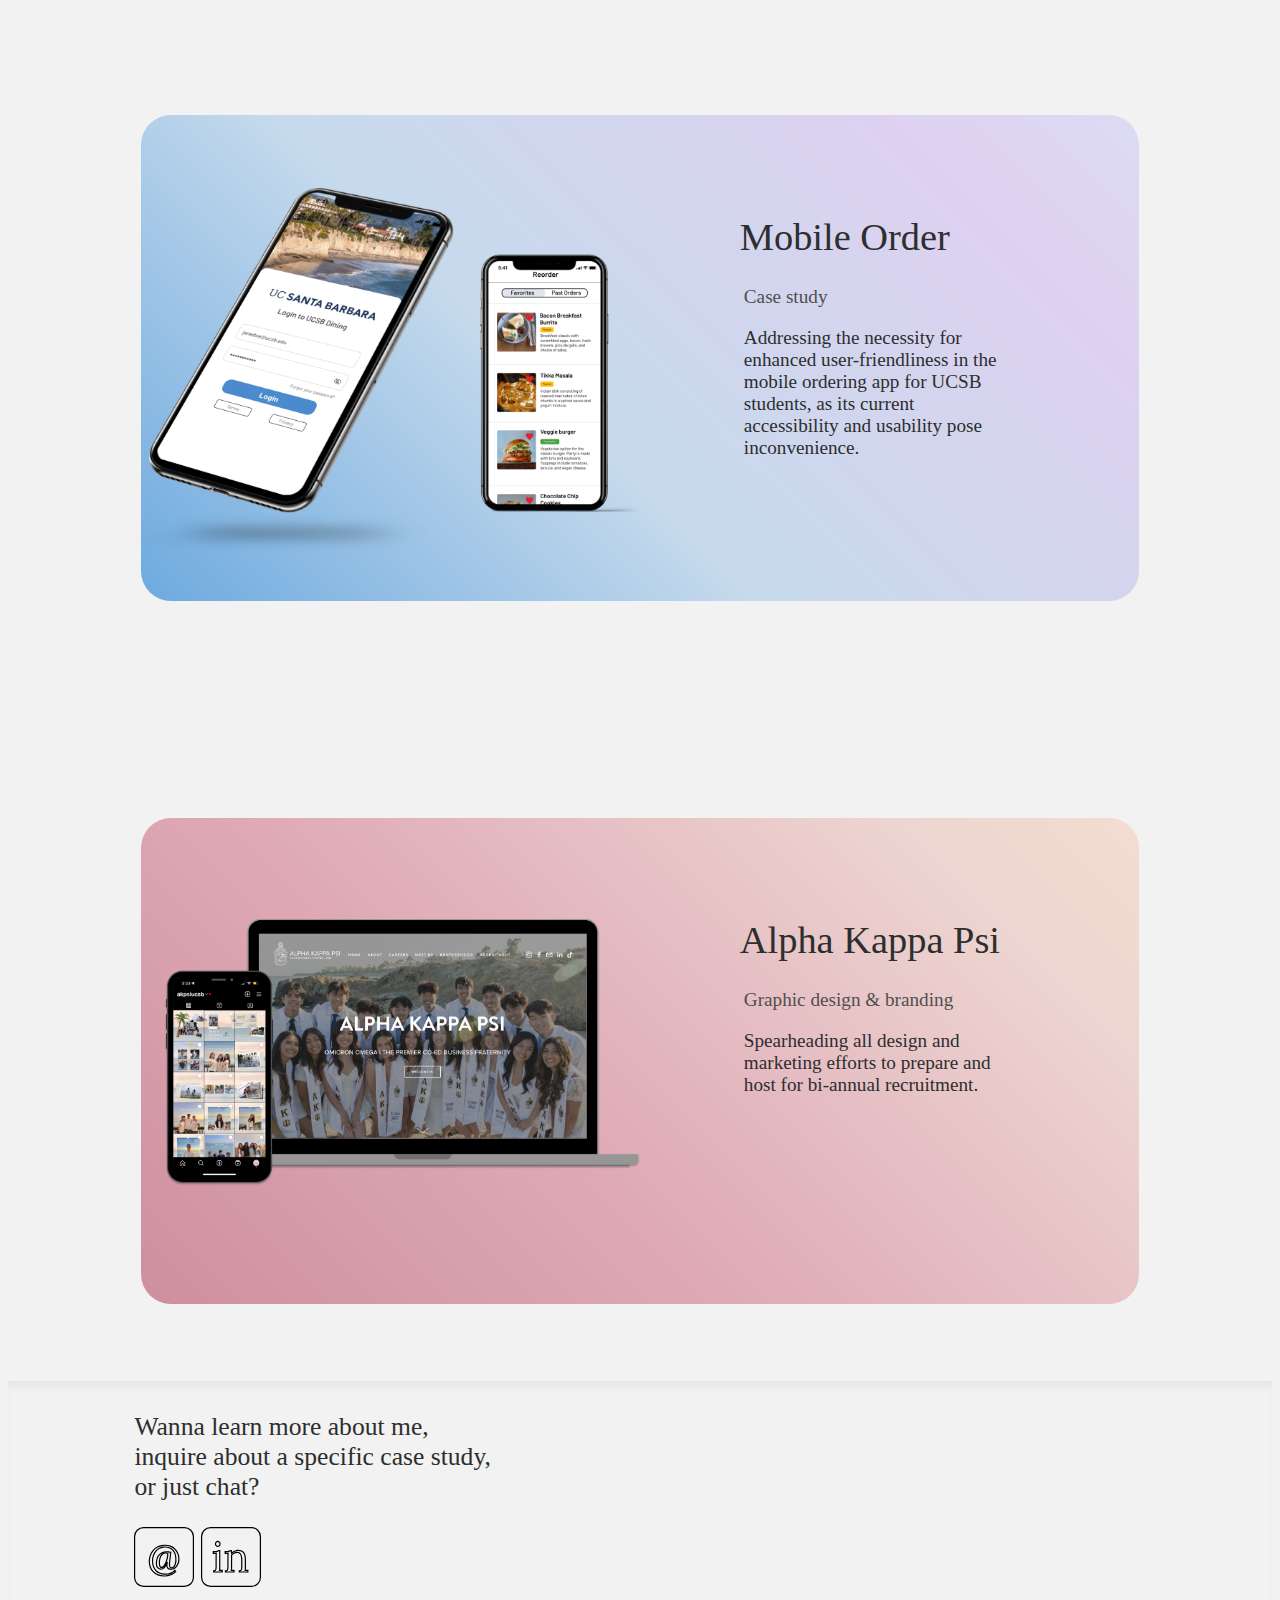
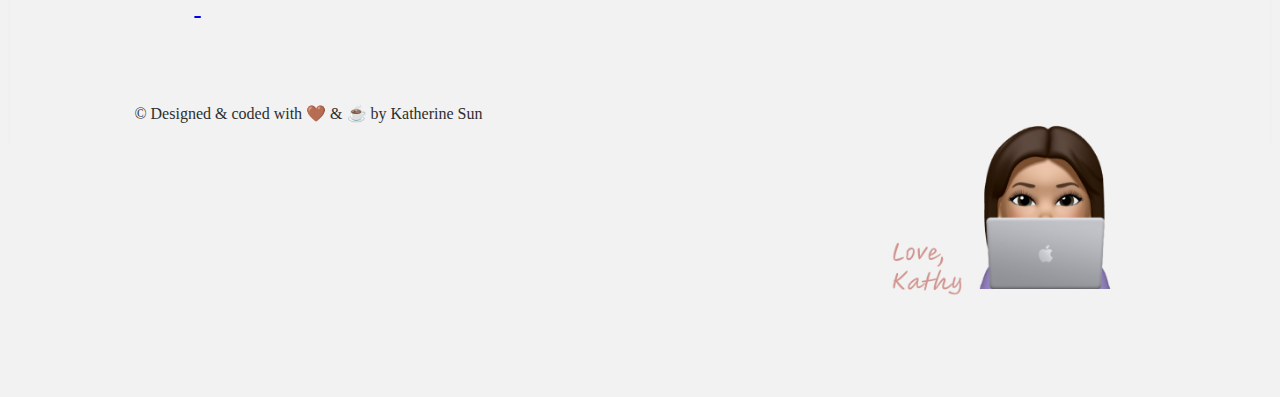
<file: work.html>
<!DOCTYPE html>
<html lang="en">
<head>
    <meta charset="UTF-8">
    <meta name="viewport" content="width=device-width, initial-scale=1.0">
    <title>Katherine Sun's Website</title>
    <link href="https://cdn.jsdelivr.net/npm/bootstrap@5.3.2/dist/css/bootstrap.min.css" rel="stylesheet" integrity="sha384-T3c6CoIi6uLrA9TneNEoa7RxnatzjcDSCmG1MXxSR1GAsXEV/Dwwykc2MPK8M2HN" crossorigin="anonymous">
    <link rel="stylesheet" href="style.css">
    <link rel="icon" type="image/x-icon" href="images/logo.svg">
    <style>
        html {
            scroll-behavior: smooth;
        }
    </style>
</head>
<body>

    <nav class="navbar sticky-top navbar-expand-lg bg-body-tertiary">
        <div class="container-fluid">
            <a class="navbar-brand" href="index.html">
                <img src="images/logo.svg" alt="Logo">
            </a>
            <button class="navbar-toggler" type="button" data-bs-toggle="collapse" data-bs-target="#navbarNav" aria-controls="navbarNav" aria-expanded="false" aria-label="Toggle navigation">
                <span class="navbar-toggler-icon"></span>
            </button>
            <div class="collapse navbar-collapse" id="navbarNav">
                <ul class="navbar-nav ms-auto"> 
                    <li class="nav-item">
                        <a class="nav-link" href="work.html">Work</a>
                    </li>
                    <li class="nav-item">
                        <a class="nav-link" href="about.html">About</a>
                    </li>
                    <li class="nav-item">
                        <a class="nav-link" href="https://drive.google.com/file/d/1kCAIWIn6Rn6pJxAEujtO6OOqD6DXZ7mi/view?usp=sharing" target="_blank">Resume</a>
                    </li>
                </ul>
            </div>
        </div>
    </nav> 

    <div id="title">
        <h1> 💻 My ui/ux & visual design case studies</h1>
    </div>

    <div id="body">
        <div class="container2">
            <div class="box mobile-order-buddy css-selector">
                <a href="https://katherinesun.my.canva.site/compatibuddy">
                    <img src="images/Mockup2.png" alt="">
                    <div class="box-text">
                        <a href="https://katherinesun.my.canva.site/compatibuddy" style="color: #2d2e2e;">
                            <h3>Compati-Buddy</h3>
                        </a>
                        <p>Case study</p>
                        <p1>Crafting a safe and captivating mobile app for college students, fostering genuine connections and authentic relationships.</p1>
                    </div>
                </a>
            </div>
        </div>        

        <div class="container2">
            <div class="box poolup css-selector">
                <a href="https://katherinesun.my.canva.site/poolup">
                    <img src="images/mockup1.png" alt="">
                </a>
                    <div class="box-text">
                        <a href="https://katherinesun.my.canva.site/poolup" style="color: #2d2e2e;">
                            <h3>PoolUp</h3>
                        </a>
                    <p>Website redesign</p>
                    <p1>Unveiling an immersive user experience, empowering both visitors and investors to effortlessly navigate the PoolUp website and elevate business objectives.</p1>
                    </div>
            </div>
        </div>

        <div class="container2">
            <div class="box mobile-order-buddy css-selector">
                <a href="https://katherinesun.my.canva.site/mobile-order">
                    <img src="images/Mockup3.png" alt="">
                </a>
                    <div class="box-text">
                        <a href="https://katherinesun.my.canva.site/mobile-order">
                            <h3>Mobile Order</h3>
                        </a>
                    <p>Case study</p>
                    <p1>Addressing the necessity for enhanced user-friendliness in the mobile ordering app for UCSB students, as its current accessibility and usability pose inconvenience.</p1>
                    </div>
            </div>
        </div>

        <div class="container2">
            <div class="box poolup css-selector">
                <a href="https://katherinesun.my.canva.site/akpsi">
                    <img src="images/akpsi.png" alt="">
                </a>
                    <div class="box-text">
                        <a href="https://katherinesun.my.canva.site/akpsi" style="color: #2d2e2e;">
                            <h3>Alpha Kappa Psi</h3>
                        </a>
                    <p>Graphic design & branding</p>
                    <p1>Spearheading all design and marketing efforts to prepare and host for bi-annual recruitment.</p1>
                    </div>
            </div>
        </div>

    </div>
</body>

<footer class="bg-light py-5 text-left" style="box-shadow: inset 0 10px 15px -10px rgba(0, 0, 0, 0.1);">
    <div class="container">
        <div class="row">
            <div class="col-md-6">
                <p class="h3 mb-4">Wanna learn more about me, <br>inquire about a specific case study, <br>or just chat?</p>
                <div class="d-flex mb-4">
                    <a href="mailto:katherinesun123@gmail.com" class="mr-3">
                        <img src="images/@.svg" alt="" style="height: 60px; width: 60px;" class="hover-effect">
                    </a>
                    <span class="mx-2"></span>
                    <a href="https://www.linkedin.com/in/katherinejiatansun/">
                        <img src="images/in.svg" alt="" style="height: 60px; width: 60px;" class="hover-effect">
                    </a>
                </div>
            </div>
            <div class="col-md-6 text-md-right mt-3 mt-md-0">
                <img src="images/footer.png" alt="" class="footer-image">
            </div>
        </div>
        <div class="row mt-4">
            <div class="col-md-6">
                <p class="h6" style = "color: #2d2e2e;">© Designed & coded with 🤎 & ☕️ by Katherine Sun</p>
            </div>
        </div>
    </div>
</footer>   

<script src="https://cdn.jsdelivr.net/npm/@popperjs/core@2.11.8/dist/umd/popper.min.js" integrity="sha384-I7E8VVD/ismYTF4hNIPjVp/Zjvgyol6VFvRkX/vR+Vc4jQkC+hVqc2pM8ODewa9r" crossorigin="anonymous"></script>
<script src="https://cdn.jsdelivr.net/npm/bootstrap@5.3.2/dist/js/bootstrap.min.js" integrity="sha384-BBtl+eGJRgqQAUMxJ7pMwbEyER4l1g+O15P+16Ep7Q9Q+zqX6gSbd85u4mG4QzX+" crossorigin="anonymous"></script>


</html>
</file>
<file: style.css>
* {
    padding: 0;
    font-family: 'Futura', lora;
    box-sizing: border-box;
}

p {
    color: #2d2e2e;
}

body {
    background: #f2f2f2;
    color: #f2f2f2;
    justify-content: center;
    align-items: center;
}

.menu-icon {
    display: none; 
    cursor: pointer;
}

.menu-icon div {
    width: 30px;
    height: 3px;
    background-color: #f2f2f2;
    margin: 6px 0;
    transition: 0.4s;
}

.navbar-brand img {
    transition: transform 0.3s ease-in-out;
}

.navbar-brand:hover img {
    transform: scale(1.08); 
}

#header{
    width: 100%;
    height: auto;
    margin-top: 5%;
    background-size: cover;
    background-position: center;
}

.container{
    padding: 5px 10%;
}

nav{
    left: 0;
    width: 100%;
    flex-wrap: wrap;
    padding: 10px 30px;
    position: fixed;
    top: 0;
    background-color: #f2f2f2;
    box-shadow: 0 2px 4px rgba(0, 0, 0, 0.2);
    display: flex;
    align-items: center;
    justify-content: space-between;
    z-index: 100;
}

/*  fix this shit
#navbarNav {
    position: absolute;
    top: 60px; 
    right: 0;
    background-color: #f8f9fa;
    width: 200px; 
    box-shadow: 0px 5px 10px rgba(0, 0, 0, 0.1);
}  */


.logo{
    position: relative;
    width: 40px;
}

nav a {
    text-decoration: none;
    border-bottom: none;
}

nav ul li{
    display: inline-block;
    margin: 10px 30px;
    text-decoration: none;
}

nav ul li a{
    text-decoration: none;
    color:#2d2e2e;
    font-size: 18px;
    position: relative;
    border-bottom: 1px solid transparent;
}

nav ul li a:hover::after{
    width: 100%;
}

nav ul li a::after{
    content: '';
    width: 0%;
    height: 3px;
    background: #D0948E;
    position: absolute;
    text-decoration: underline;
    left: 0;
    bottom: -6px;
    transition: 0.5s;
}

nav ul li a .nav-link::after {
    content: '';
    width: 0%;
    height: 3px;
    background: #D0948E;
    position: absolute;
    left: 0;
    bottom: -6px;
    transition: 0.5s;
}

.header-text{
    margin-top: 10%;
    /* margin-bottom: 20%; */
    font-size: 20px;
    font-weight: lighter;
    padding-left: 5%;
    padding-right: 5%;
}

.header-text h1{
    color: #2d2e2e;
    font-size: 60px;
    margin-top: 24px;
    font-family: lora;
    font-weight: lighter;
    transition: transform 0.3s, color 0.3s;
}

.header-text h1 span{
    color: #D0948E;
    font-style: italic;
    font-family: lora;
    font-weight: bold;
}

.header-text h1:hover {
    transform: scale(1.1); 
    color: #D0948E; 
}

.header-text h2{
    color: #2d2e2e;
    font-family: Futura;
    font-size: 24px;
    font-style: normal;
    word-wrap: break-word;
    font-weight: 400;
    margin-bottom: 5%;
}

.container2{
    display: flex; 
    justify-content: center; 
    align-items: center; 
    margin-left: auto;
    margin-right: auto;
    height: 50vw; 
    width: 90vw;
    margin-top: 5%;
}

/* .box:hover {
    transform: scale(1.05);
    box-shadow: 0 8px 16px rgba(0, 0, 0, 0.2);
} */

.poolup {
    background-image: linear-gradient(45deg, rgb(206, 143, 157) 0%, rgb(223, 171, 183) 25%, #EDD5D1 50%, #fde7ce 75%, #fecdb3 100%);    background-size: 200%;
    animation: bg-animation 4s infinite alternate;
    /* background-position: left; */
}

/* .poolup:hover,
.poolup:focus{ */
    /* background-image: linear-gradient(90deg, rgb(216, 146, 134) 0%, rgb(245, 222, 213) 0%, #EDD5D1 35.50%, #f6e9e9 100%); */
    /* background-size: 200%; */
    /* background-position: right; */
    /* transition: background-position 1s; */

.mobile-order-buddy {
    background: linear-gradient(45deg, #6daadf 0%, #C6DAEC 25%, #ded1f1 50%, rgb(218, 236, 245) 75%, rgb(255, 233, 251) 100%);
    background-size: 200%;
    animation: bg-animation 4s infinite alternate;
}


@keyframes bg-animation {
    0% {
        background-position: 0% 0%;
    }
    100% {
        background-position: 100% 100%;
    }
}

.box{
    display: inline-block;
    align-items: center;
    justify-content: center;
    width: 78vw;
    height: 38vw;
    border-radius: 30px;
    position: relative;
    transition: 0.25s;
}

.box img{
    width: 43vw;
    height: auto;
    flex-shrink: 0;
    display: block; 
    margin: 0 auto;
    position: absolute; 
    top: 15%; 
    transition: transform 0.3s;
    left: -4%; 
}

.box img:hover{
    transform: translateY(5%) scale(1.05);}

.box-text {
    margin-left: 60%; 
    display: flex;
    flex-direction: column;
}

.box-text a{
    text-decoration: none;
}

.box-text h3 {
    text-decoration: none;
    margin-bottom: 2%;
    color: #2d2e2e;
    font-family: lora;
    font-size: 3vw;
    font-style: normal;
    font-weight: 400;
    line-height: normal;
    margin-top: 25%;
}

.box-text h3:hover {
    color: #D0948E;
    text-decoration: underline;
}

.box-text p {
    font-size: 1.5vw;
    line-height: 1.6;
    color: #504e4e;
    font-weight:100;
    line-height: normal;
    margin-left: 1%;
}

.box-text p1 {
    font-size: 1.5vw;
    font-style: normal;
    font-weight: lighter;
    word-wrap: break-word;
    line-height: normal;
    margin-left: 1%;
    color: #2D2E2E;
    width: 20vw;
}

.box-text1 {
    margin-left: 680px; 
    display: flex;
    flex-direction: column;
}

.box-text1 h3 {
    margin-bottom: 10px;
    font-family: lora;
    font-size: 48px;
    font-style: normal;
    font-weight: 400;
    line-height: normal;
    margin-top: 16%;
}

.box-text1 p {
    font-size: 14px;
    line-height: 1.6;
    font-size: 20px;
    color: #504e4e;
    font-weight:100;
    line-height: normal;
    margin-left: 3px;
}

.box-text1 p1 {
    font-size: 24px;
    font-style: normal;
    font-weight: lighter;
    line-height: normal;
    margin-left: 3px;
    width: 389px;
}

.container4{
    display: flex; 
    justify-content: center; 
    align-items: center;
    height: 80vh; 
}

.p2{
    color: #f2f2f2;
    font-family: Futura;
    font-size: 24px;
    font-style: normal;
    font-weight: 400;
    line-height: normal;
}

.box-text2 {
    margin-left: 680px; 
    display: flex;
    flex-direction: column;
}

.box-text2 h3 {
    margin-bottom: 10px;
    font-family: lora;
    font-size: 48px;
    font-style: normal;
    font-weight: 400;
    line-height: normal;
    margin-top: 16%;
}

.box-text2 p {
    font-size: 14px;
    line-height: 1.6;
    font-size: 24px;
    color: #8d8d8d;
    font-weight: lighter;
    line-height: normal;
    margin-left: 3px;
}

.box-text2 p1 {
    font-size: 24px;
    font-style: normal;
    font-weight: lighter;
    line-height: normal;
    margin-left: 3px;
    width: 389px;
}

p2 {
    text-align: center;
    margin-top: 40px;
}

.seemore-container{
    justify-content: center;
    text-align: center;
    margin-top: 60px;
}

.seemore {
    display: block;
    color: #2d2e2e;
    font-size: 20px; 
    font-family: 'Futura';
}

.seemore:hover {
    text-decoration: underline;
    color: #D0948E;
}

.enter{
    display: block;
    color: #2d2e2e;
    margin-top: 5%;
    font-size: 20px; 
    font-family: 'Futura';
}

.enter:hover {
    text-decoration: underline;
    color: #D0948E;
}

p3{
    color: #f2f2f2;
    font-family: Futura;
    font-size: 36px;
    font-style: normal;
    font-weight: 400;
    line-height: normal;
    width: 782px;
}

.footer {
    position: absolute;
    bottom: 0;
    width: 100%;
    color: #2d2e2e;
    height: 30%;
}

.footer img {
    width: 4vw;
    padding-left: 80px;
    transition: transform 0.3s ease-in-out, filter 0.3s;
}

.mb-4{
    font-size: 2vw;
    color: #2d2e2e;
}
/* FOOTER MOBILE */
@media (max-width: 576px) {
    .mb-4{
        font-size: 4vw;
    }

    .footer img {
        size: 20%;
        padding-left: 80px;
        transition: transform 0.3s ease-in-out, filter 0.3s;
    }
}

.footer-image:hover {
    content: url('images/change.png');
    transform: scale(1.05);
}

.footer-content {
    display: flex;
    flex-direction: column;
    align-items: flex-start; 
}

.image-container {
    display: flex;
    align-items: center;
    justify-content: left; 
    margin-top: 20px;
}

.footer-image {
    width: 20vw;
    height: auto;
    float: right;
}

#content-wrapper {
    padding: 0px 80px;
}

#aboutheader{
    width: 100%;
    height: 100vh;
    background-size: cover;
    background-position: center;
    display: flex;
    align-items: flex-start;
}

#aboutheader img {
    width: 440px;
    height: 733px;
    flex-shrink: 0;
    margin-top: 180px;
    margin-bottom: 80px;
    border-radius: 30px;
    background: url(<path-to-image>), lightgray 50% / cover no-repeat;
  }

#aboutheader .text {
    flex: 1;
    margin-top: 180px;
    align-items: flex-start;
}

.text h1 {
    color: #D0948E;
    font-family: Lora;
    font-size: 40px;
    font-style: normal;
    font-weight: 600;
    margin-bottom: 10px; 
    margin-left: 80px;
}

.text h3{
    font-size: 24px;
    font-weight: 100;
    margin-left: 80px;
    margin-bottom: 20px;
}

.text p span{
    color: #D0948E;
    font-style: italic;
    font-weight: 400px;
}

.text p {
    color: #2d2e2e;
    font-family: Futura;
    font-size: 20px;
    font-style: normal;
    font-weight: 400px;
    line-height: normal;
    margin-left: 80px;
    margin-bottom: 40px;
}

.text h2{
    color: #D0948E;
    font-family: Futura;
    font-size: 24px;
    font-style: italic;
    font-weight: 700;
    line-height: normal;
    margin-left: 80px;
}

#aboutbody {
    margin-top: 200px;
    align-items: flex-start;
    margin-right: 100px;
}
  
#aboutbody img {
    max-width: 414.736px;
    max-height: 515.908px;
    margin-right: 20px; 
}
  
.content-row {
    width: 100%;
    display: flex;
    padding: 50px 0px;
}

.content-col {
    flex: 30%;
}
  
#aboutbody h1 {
    color: #2d2e2e;
    font-family: Lora;
    font-size: 48px;
    font-style: normal;
    font-weight: 400;
    line-height: normal;
}
  
#aboutbody p {
    font-size: 24px;
    font-style: normal;
}
  
#aboutbody h2{
    color:#D0948E;
    font-family: "Futura";
    font-size: 24px;
    font-style: italic;
    font-weight: 700;
    margin-bottom: -20px;
    text-decoration: underline;
}

#aboutbody h3{
    color:#D0948E;
    font-family: "Futura";
    font-size: 24px;
    font-style: italic;
    font-weight: 700;
    text-decoration: underline;
}

#title h1{
    color: #2d2e2e;
    font-family: Lora;
    word-wrap: break-word;
    font-size: 4vh;
    font-style: normal;
    font-weight: 400;
    line-height: normal;
    margin-top: 10%;
    margin-bottom: 2%;
    margin-left: 80px;
}

.hover-effect:hover {
    transform: translateY(-3px); 
    filter: brightness(1.2); 
}

.margin-top-20 {
    margin-bottom: 5vh;
}

.hover-effect:hover {
    transform: translateY(-3px); 
    filter: brightness(1.2); 
}

/* about */
.section {
    margin-top: 5%;
    position: relative;
    margin-bottom: 10%;
}

img {
    max-width: 100%;
    margin-bottom: 10%;
    vertical-align: middle;
    border-style: none;
}

.about-text h3 {
    font-size: 60px;
    text-decoration: none;
    font-family: lora;
    font-weight: lighter;
    transition: transform 0.3s, color 0.3s;
}

.about-text h3:hover {
    transform: scale(1.1); 
    color: #D0948E; 
}

@media (max-width: 767px) {

}
.about-text p {
    font-size: 24px;
    word-wrap: break-word;
    color: #2d2e2e;
}

.about-text p mark {
  font-weight: 400;
  color: #D0948E;
  background: transparent;
}

.about-text2 p {
    font-size: 20px;
    word-wrap: break-word;
    margin-top: 5%;
    margin-bottom: 5%;
    color: #2d2e2e;
}

.about-text2 p mark {
    color: #D0948E;
    background: transparent;
}

.about-avatar{
    margin-top: 5%;
}
</file>
